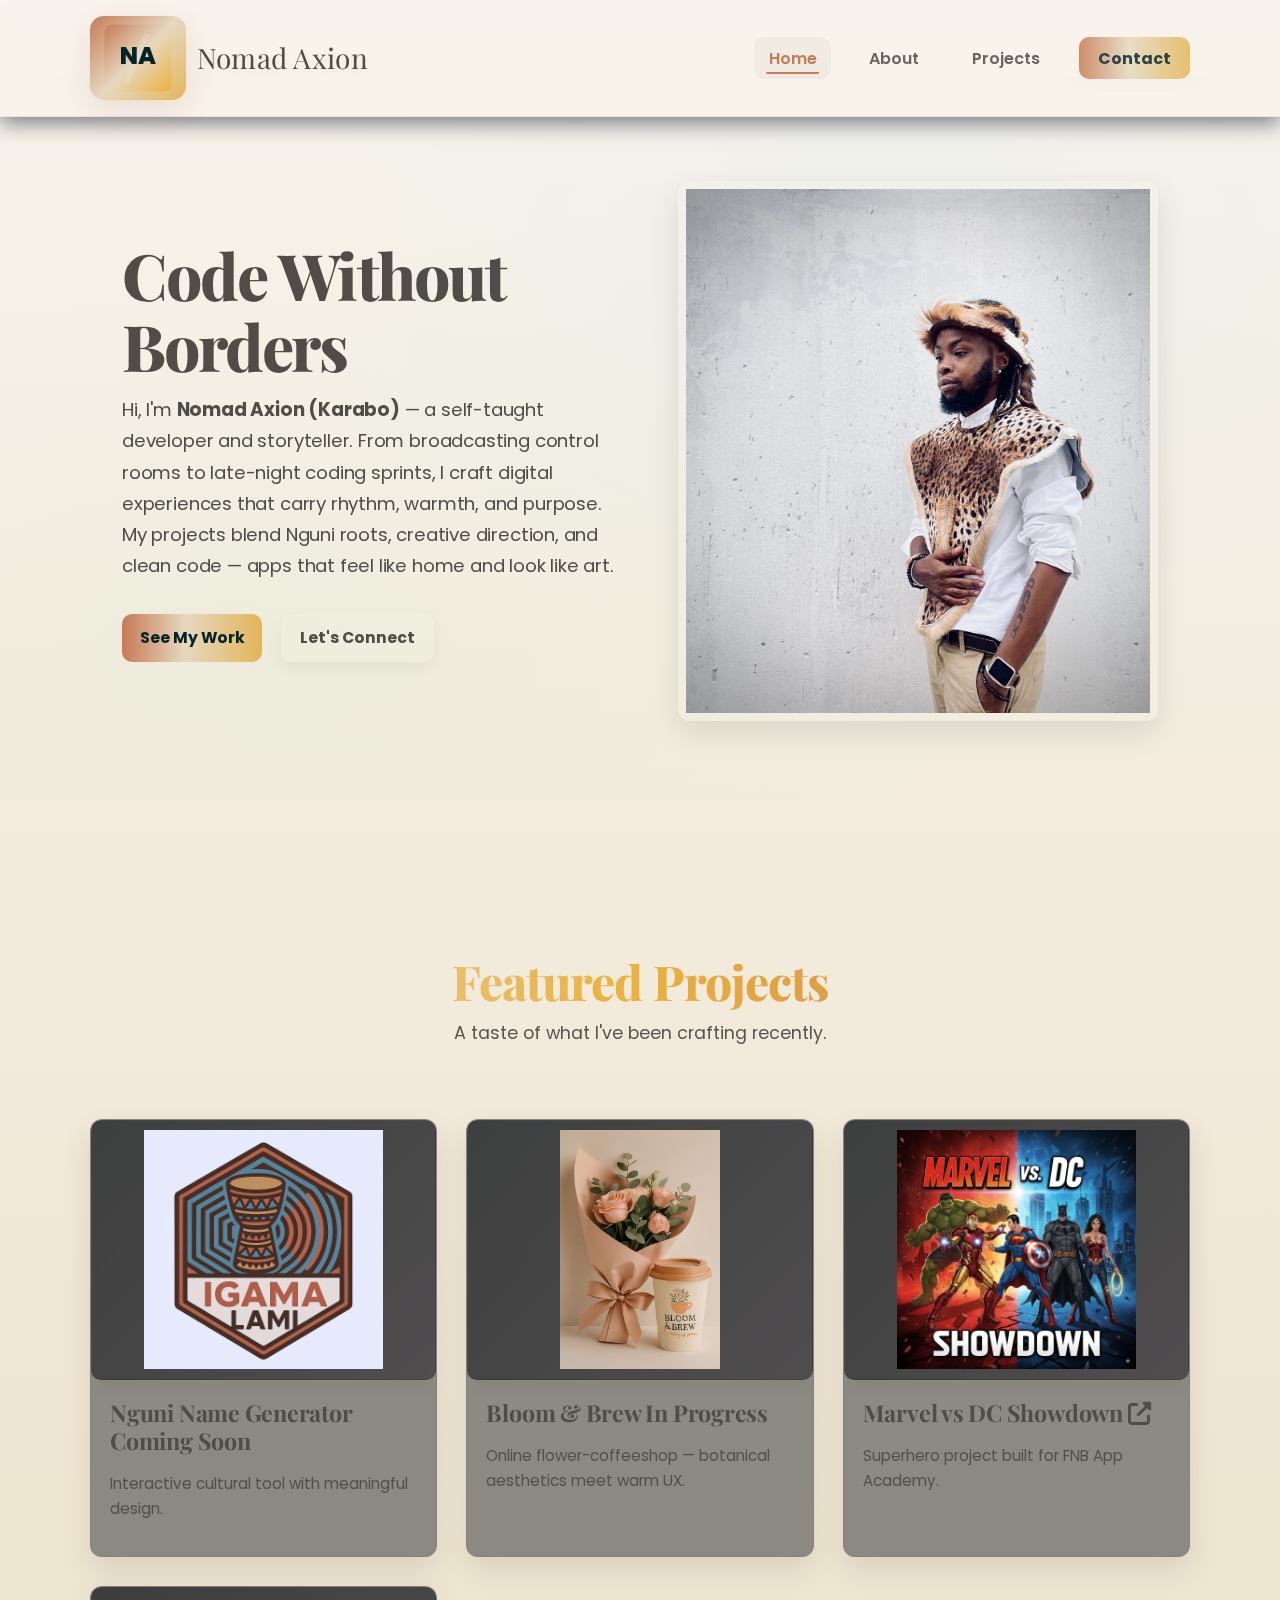
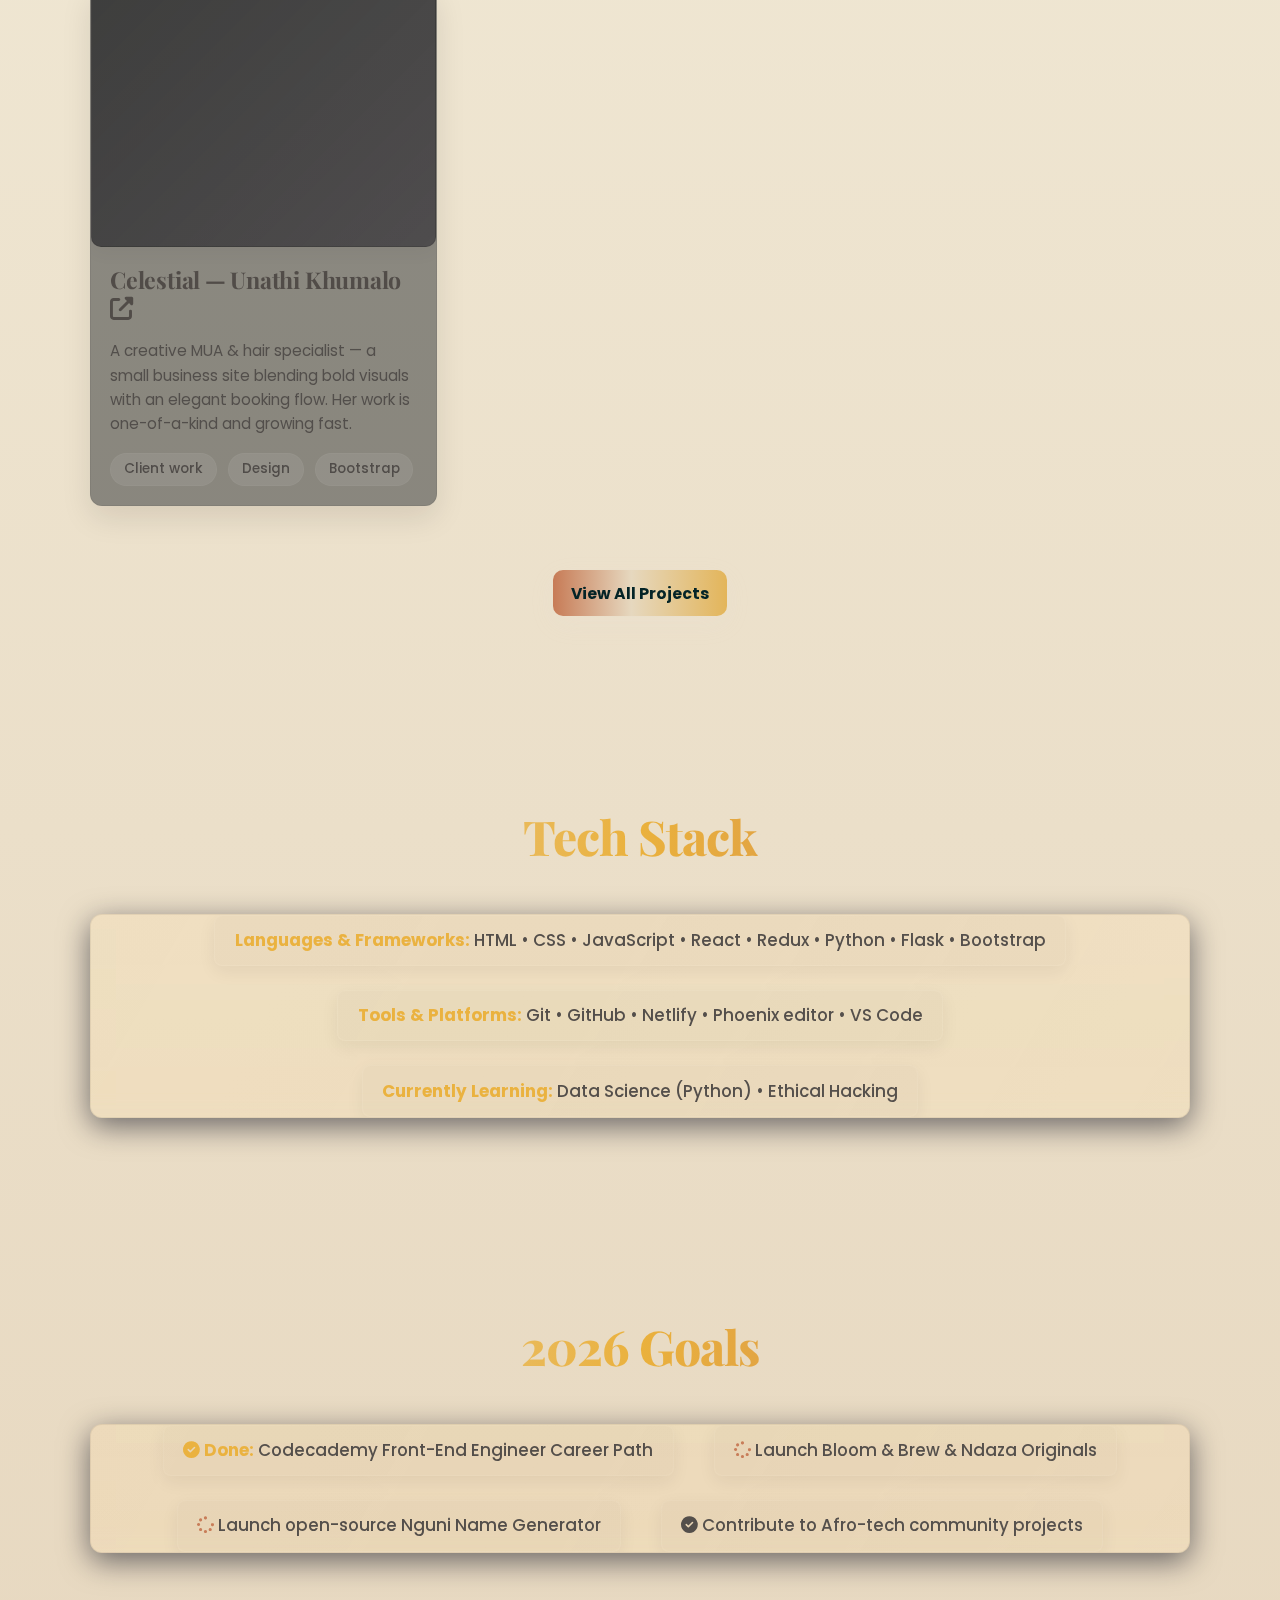
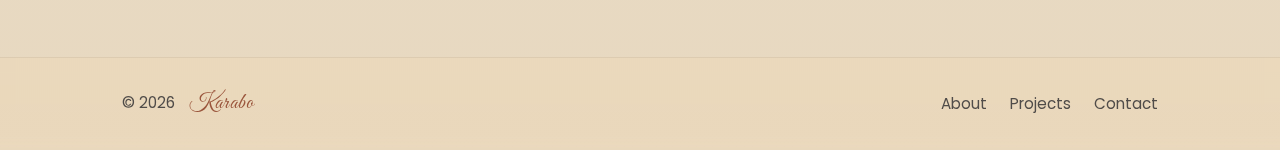
<file: index.html>
<!DOCTYPE html>
<html lang="en">
<head>
  <meta charset="utf-8" />
  <meta name="viewport" content="width=device-width,initial-scale=1" />
  <title>Nomad Axion — Portfolio</title>
  <link href="https://fonts.googleapis.com/css2?family=Inter:wght@300;400;600;800&family=Merriweather:wght@300;700&display=swap" rel="stylesheet">
  <link href="https://fonts.googleapis.com/css2?family=Great+Vibes&display=swap" rel="stylesheet">
  <link href="https://fonts.googleapis.com/css2?family=Poppins:wght@300;400;500;700&family=Playfair+Display:wght@400;700&display=swap" rel="stylesheet">
  <!-- Abril Fatface removed (not used); keep fonts lean -->
  <link rel="stylesheet" href="css/style.css">
  <link rel="stylesheet" href="https://cdnjs.cloudflare.com/ajax/libs/font-awesome/6.4.0/css/all.min.css">
</head>
<body>
  <!-- HEADER -->
  <header class="site-header">
    <div class="container header-inner">
      <a class="brand" href="index.html" aria-label="Nomad Axion — Home">
        <span class="brand__logo" aria-hidden="true">
          <svg viewBox="0 0 100 100" role="img" focusable="false" xmlns="http://www.w3.org/2000/svg" aria-hidden="true">
            <defs>
              <linearGradient id="g1" x1="0%" y1="0%" x2="100%" y2="100%">
                <stop offset="0%" stop-color="#c77b56"/>
                <stop offset="50%" stop-color="#e6d8bf"/>
                <stop offset="100%" stop-color="#eab13d"/>
              </linearGradient>
            </defs>
            <rect x="2" y="2" width="96" height="96" rx="12" fill="url(#g1)" />
            <!-- Slash mark -->
            <rect x="44" y="12" width="8" height="76" rx="3" transform="rotate(22 48 50)" fill="rgba(255,255,255,0.12)" />
            <!-- Letters (using system font for crispness) -->
            <text x="50%" y="58%" text-anchor="middle" font-family="Poppins, system-ui, -apple-system, 'Segoe UI', Roboto, sans-serif" font-weight="800" font-size="34" fill="#052427">NA</text>
          </svg>
        </span>
        <span class="brand__text">Nomad Axion</span>
      </a>
      <button class="nav-toggle" aria-expanded="false" aria-controls="mainNav">
        <span class="hamburger"></span>
      </button>
      <nav id="mainNav" class="nav" role="navigation" aria-label="Main Navigation">
        <ul class="nav__list">
          <li><a href="index.html" class="nav__link active">Home</a></li>
          <li><a href="about.html" class="nav__link">About</a></li>
          <li><a href="projects.html" class="nav__link">Projects</a></li>
          <li><a href="contact.html" class="nav__link nav__cta">Contact</a></li>
        </ul>
      </nav>
    </div>
  </header>

  <!-- HERO -->
  <section class="hero">
    <div class="container hero-inner">
      <div class="hero-content">
  <h1>Code Without Borders</h1>
  <p class="lead">Hi, I'm <strong>Nomad Axion (Karabo)</strong> — a self-taught developer and storyteller. From broadcasting control rooms to late-night coding sprints, I craft digital experiences that carry rhythm, warmth, and purpose. My projects blend Nguni roots, creative direction, and clean code — apps that feel like home and look like art.</p>
        <div class="hero-cta">
          <a href="projects.html" class="btn btn-primary">See My Work</a>
          <a href="contact.html" class="btn btn-alt">Let's Connect</a>
        </div>
      </div>
      <div class="hero-image-placeholder image-container hero-image">
        <img src="images/IMG_3991.webp" alt="Karabo (Nomad Axion) — profile photo" class="profile-illustration" width="800" height="800" loading="lazy" decoding="async">
      </div>
    </div>
  </section>

  <!-- FEATURED PROJECTS -->
  <section class="container featured section-gap">
    <header class="section-header">
      <h2>Featured Projects</h2>
      <p class="muted">A taste of what I've been crafting recently.</p>
    </header>
    <div class="project-tiles">

      <article class="project-tile">
        <a href="projects.html#nguni-generator" class="tile-link coming-soon">
          <div class="tile-media">
            <img src="images/igama_lami_logo.png" alt="Nguni Name Generator logo" class="project-img" width="600" height="600" loading="lazy" decoding="async">
          </div>
          <div class="tile-body">
            <h3>Nguni Name Generator <span class="badge">Coming Soon</span></h3>
            <p class="muted">Interactive cultural tool with meaningful design.</p>
          </div>
        </a>
      </article>

      <article class="project-tile">
        <a href="projects.html#bloom-and-brew" class="tile-link">
          <div class="tile-media">
            <img src="images/background cup image.JPG" alt="Bloom &amp; Brew — flower and coffee shop" height="600" width="600" loading="lazy" decoding="async">
          </div>
          <div class="tile-body">
            <h3>Bloom &amp; Brew <span class="badge badge--progress">In Progress</span></h3>
            <p class="muted">Online flower-coffeeshop — botanical aesthetics meet warm UX.</p>
          </div>
        </a>
      </article>

      <article class="project-tile">
  <a href="https://github.com/NomadAxion/Marvel-vs-DC-villain-showdown" target="_blank" rel="noopener noreferrer" class="tile-link">
          <div class="tile-media">
            <img src="images/marvelvsdc.png" alt="Marvel vs DC project screenshot" class="project-img" width="600" height="600" loading="lazy" decoding="async">
          </div>
          <div class="tile-body">
            <h3>Marvel vs DC Showdown <i class="fas fa-external-link-alt external-icon"></i></h3>
            <p class="muted">Superhero project built for FNB App Academy.</p>
          </div>
        </a>
      </article>

      <article class="project-tile">
  <a href="https://celestialbyunathikhumalo.netlify.app/" target="_blank" rel="noopener noreferrer" class="tile-link">
          <div class="tile-media">
            <img src="images/celestial logo.webp" alt="Celestial by Unathi Khumalo" class="project-img" width="600" height="600" loading="lazy" decoding="async">
          </div>
          <div class="tile-body">
            <h3>Celestial — Unathi Khumalo <i class="fas fa-external-link-alt external-icon"></i></h3>
            <p class="muted">A creative MUA &amp; hair specialist — a small business site blending bold visuals with an elegant booking flow. Her work is one-of-a-kind and growing fast.</p>
            <div class="tile-tags"><span>Client work</span><span>Design</span><span>Bootstrap</span></div>
          </div>
        </a>
      </article>

    </div>
    <div class="center">
      <a href="projects.html" class="btn btn-primary">View All Projects</a>
    </div>
  </section>

  <!-- TECH STACK -->
  <section class="container tech-stack section-gap">
    <header class="section-header">
      <h2>Tech Stack</h2>
    </header>
    <ul class="skill-list glass-card">
      <li><strong>Languages &amp; Frameworks:</strong> HTML • CSS • JavaScript • React • Redux • Python • Flask • Bootstrap</li>
      <li><strong>Tools &amp; Platforms:</strong> Git • GitHub • Netlify • Phoenix editor • VS Code</li>
      <li><strong>Currently Learning:</strong> Data Science (Python) • Ethical Hacking</li>
    </ul>
  </section>

  <!-- GOALS -->
  <section class="container goals section-gap">
    <header class="section-header">
      <h2>2026 Goals</h2>
    </header>
    <ul class="skill-list glass-card">
      <li><i class="fas fa-check-circle" style="color:var(--accent-2)"></i> <strong style="color:var(--accent-2)">Done:</strong> Codecademy Front-End Engineer Career Path</li>
      <li><i class="fas fa-spinner fa-spin" style="color:var(--accent)"></i> Launch Bloom &amp; Brew &amp; Ndaza Originals</li>
      <li><i class="fas fa-spinner fa-spin" style="color:var(--accent)"></i> Launch open-source Nguni Name Generator</li>
      <li><i class="fas fa-check-circle"></i> Contribute to Afro-tech community projects</li>
    </ul>
  </section>

  <!-- FOOTER -->
  <footer class="site-footer">
    <div class="container footer-inner">
      <div>
        © <span id="yearIndex"></span>
        <span class="signature">Karabo</span>
      </div>
      <nav class="footer-nav">
        <a href="about.html">About</a>
        <a href="projects.html">Projects</a>
        <a href="contact.html">Contact</a>
      </nav>
    </div>
  </footer>

  <script src="js/scripts.js"></script>
  <script>
    document.addEventListener('DOMContentLoaded', function() {
      document.getElementById('yearIndex').textContent = (new Date()).getFullYear();
    });
  </script>
</body>
</html>
</file>
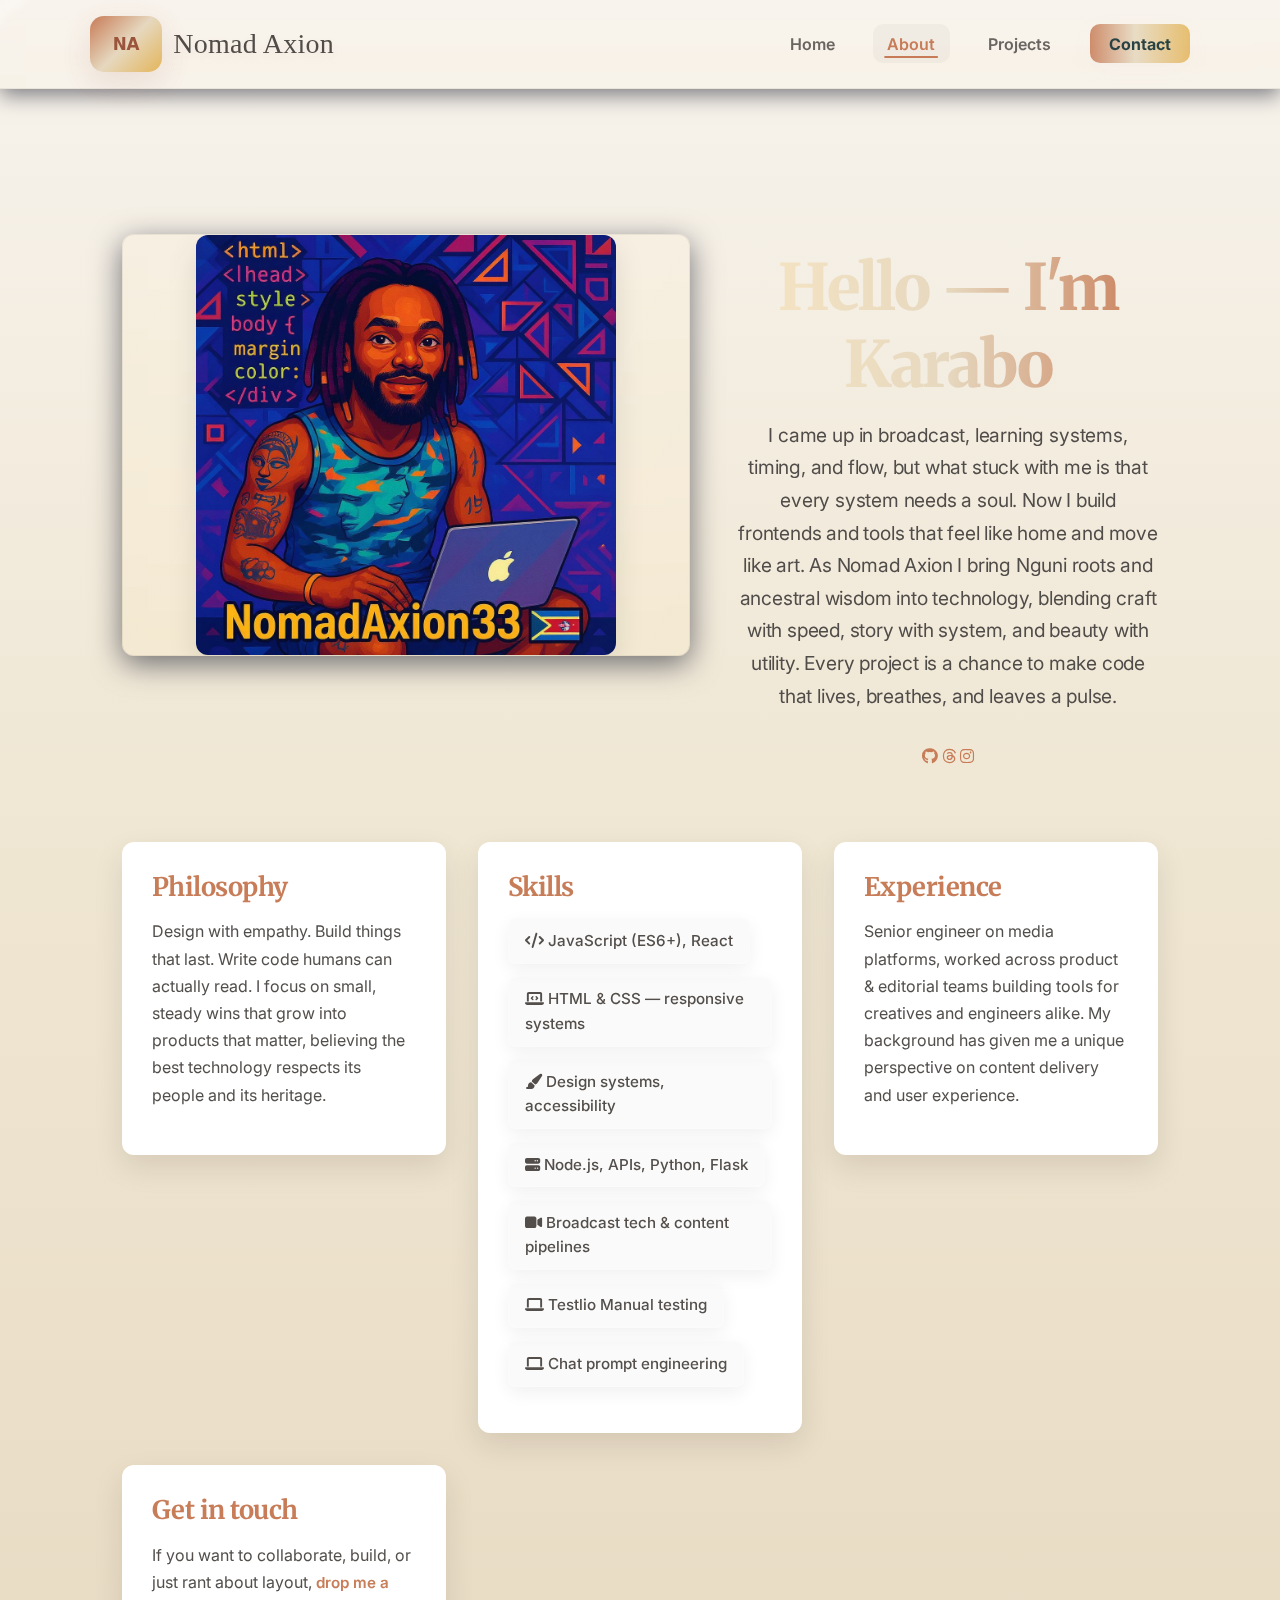
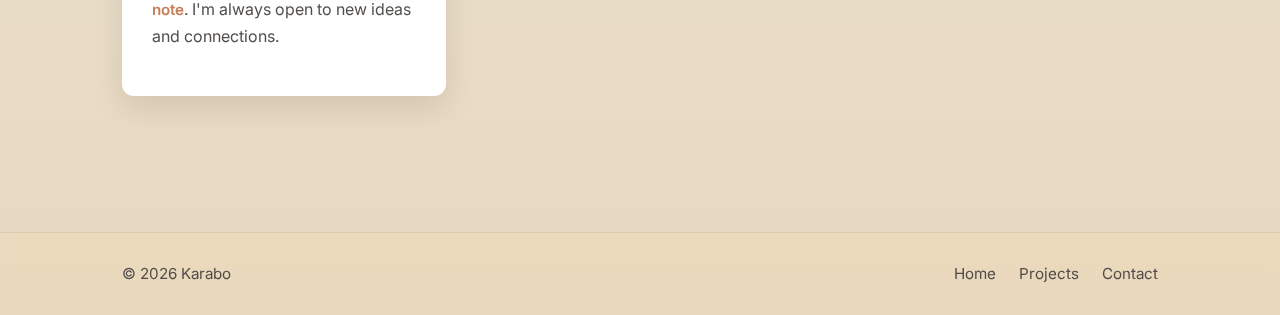
<file: about.html>
<!DOCTYPE html>
<html lang="en">
<head>
  <meta charset="utf-8" />
  <meta name="viewport" content="width=device-width,initial-scale=1" />
  <title>About — Nomad Axion (Karabo)</title>
  <link href="https://fonts.googleapis.com/css2?family=Inter:wght@300;400;600;800&family=Merriweather:wght@300;700&display=swap" rel="stylesheet">
  <link rel="stylesheet" href="https://cdnjs.cloudflare.com/ajax/libs/font-awesome/6.4.0/css/all.min.css">
  <link rel="stylesheet" href="css/style.css">
</head>
<body>
  <header class="site-header">
    <div class="container header-inner">
      <a class="brand" href="index.html"><span class="brand__logo">NA</span><span class="brand__text">Nomad Axion</span></a>
     <button class="nav-toggle" aria-expanded="false" aria-controls="mainNav">
  <span class="hamburger"></span>
</button>
      <nav id="mainNav" class="nav">
        <ul class="nav__list">
          <li><a href="index.html" class="nav__link">Home</a></li>
          <li><a href="about.html" class="nav__link active">About</a></li>
          <li><a href="projects.html" class="nav__link">Projects</a></li>
          <li><a href="contact.html" class="nav__link nav__cta">Contact</a></li>
        </ul>
      </nav>
    </div>
  </header>

  <main class="container about-page section-gap">
    <section class="about-intro">
      <div class="about-hero-grid">
        <div class="about-profile-photo glass-card">
          <img src="images/image%20(87).png" alt="Karabo - Nomad Axion" class="profile-lg">
        </div>
        <div class="about-intro-content">
          <h1>Hello — I'm Karabo</h1>
          <p class="lead">I came up in broadcast, learning systems, timing, and flow, but what stuck with me is that every system needs a soul. Now I build frontends and tools that feel like home and move like art. As Nomad Axion I bring Nguni roots and ancestral wisdom into technology, blending craft with speed, story with system, and beauty with utility. Every project is a chance to make code that lives, breathes, and leaves a pulse.</p>
          <div class="social-links">
            <a href="https://github.com/NomadAxion" target="_blank" aria-label="GitHub"><i class="fab fa-github"></i></a>
            <a href="https://threads.net/@NomadAxion" target="_blank" aria-label="Threads"><i class="fab fa-threads"></i></a>
            <a href="https://instagram.com/NomadAxion" target="_blank" aria-label="Instagram"><i class="fab fa-instagram"></i></a>
          </div>
        </div>
      </div>
    </section>

    <section class="about-grid section-gap-sm">
      <div class="about-card glass-card">
        <h2>Philosophy</h2>
        <p>Design with empathy. Build things that last. Write code humans can actually read. I focus on small, steady wins that grow into products that matter, believing the best technology respects its people and its heritage.</p>
      </div>

      <div class="about-card glass-card">
        <h2>Skills</h2>
        <ul class="skill-list">
          <li><i class="fas fa-code"></i> JavaScript (ES6+), React</li>
          <li><i class="fas fa-laptop-code"></i> HTML &amp; CSS — responsive systems</li>
          <li><i class="fas fa-paint-brush"></i> Design systems, accessibility</li>
          <li><i class="fas fa-server"></i> Node.js, APIs, Python, Flask</li>
          <li><i class="fas fa-video"></i> Broadcast tech & content pipelines</li>
          <li><i class="fas fa-laptop"></i> Testlio Manual testing</li>
          <li><i class="fas fa-laptop"></i> Chat prompt engineering</li>
        </ul>
      </div>

      <div class="about-card glass-card">
        <h2>Experience</h2>
        <p>Senior engineer on media platforms, worked across product & editorial teams building tools for creatives and engineers alike. My background has given me a unique perspective on content delivery and user experience.</p>
      </div>

      <div class="about-card glass-card">
        <h2>Get in touch</h2>
        <p>If you want to collaborate, build, or just rant about layout, <a href="contact.html" class="link-sm">drop me a note</a>. I'm always open to new ideas and connections.</p>
      </div>
    </section>
  </main>

  <footer class="site-footer">
    <div class="container footer-inner">
      <div>© <span id="yearAbout"></span> Karabo</div>
      <nav class="footer-nav">
        <a href="index.html">Home</a>
        <a href="projects.html">Projects</a>
        <a href="contact.html">Contact</a>
      </nav>
    </div>
  </footer>

  <script src="js/scripts.js"></script>
  <script>
    document.addEventListener('DOMContentLoaded', function() {
      document.getElementById('yearAbout').textContent = (new Date()).getFullYear();
    });
  </script>
</body>
</html>
</file>
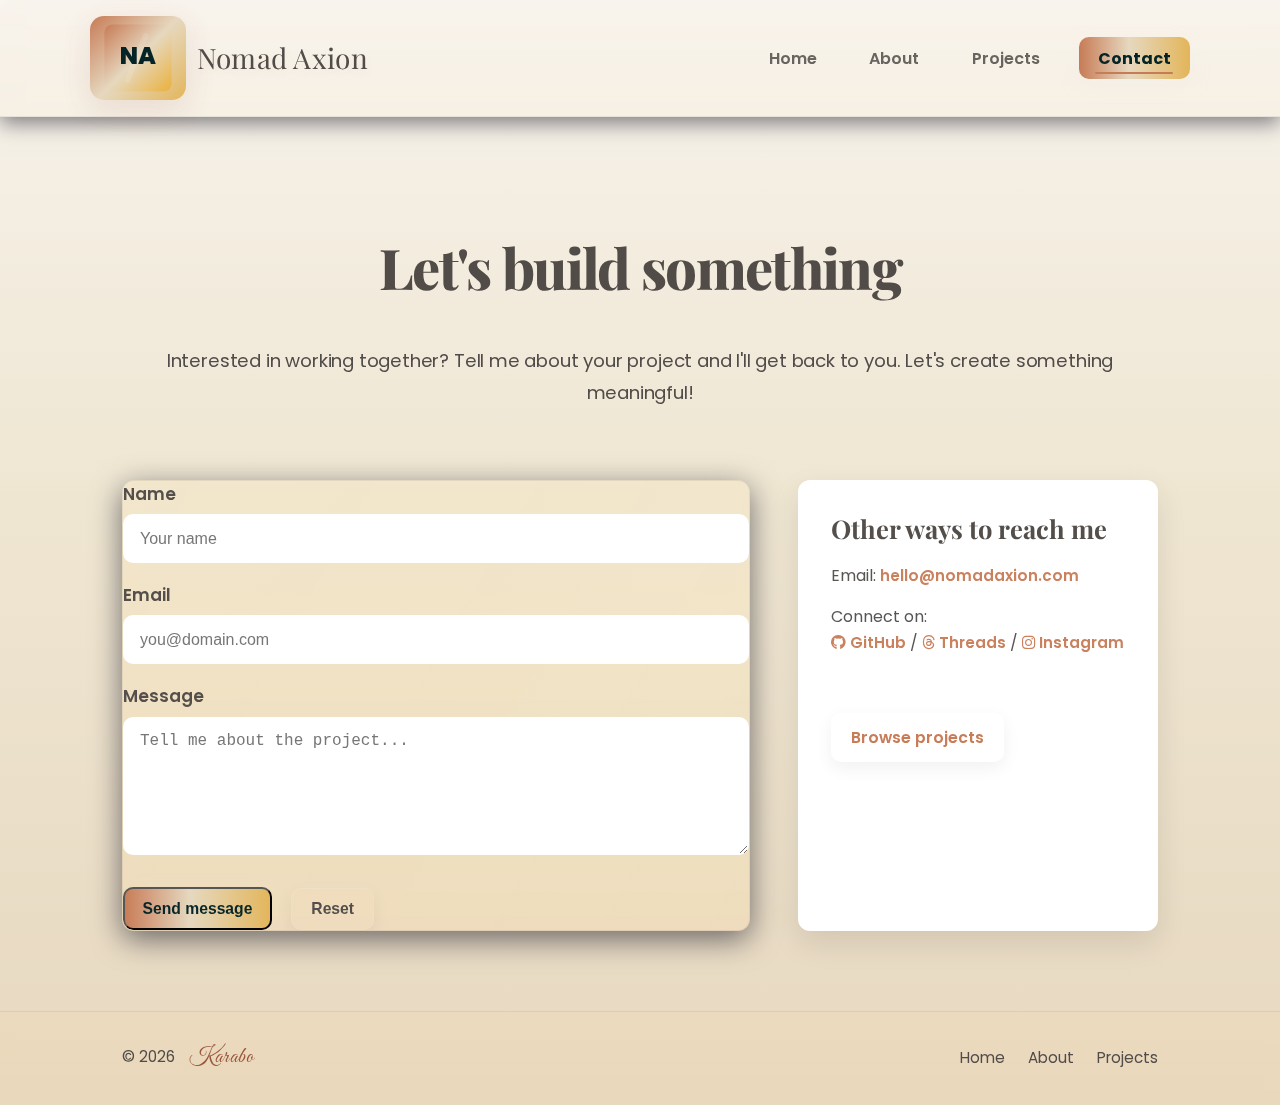
<file: contact.html>
<!DOCTYPE html>
<html lang="en">
<head>
  <meta charset="utf-8" />
  <meta name="viewport" content="width=device-width,initial-scale=1" />
  <title>Contact — Nomad Axion</title>
  <link href="https://fonts.googleapis.com/css2?family=Inter:wght@300;400;600;800&family=Merriweather:wght@300;700&display=swap" rel="stylesheet">
  <link href="https://fonts.googleapis.com/css2?family=Great+Vibes&display=swap" rel="stylesheet">
  <link href="https://fonts.googleapis.com/css2?family=Poppins:wght@300;400;500;700&family=Playfair+Display:wght@400;700&display=swap" rel="stylesheet">
  <link rel="stylesheet" href="https://cdnjs.cloudflare.com/ajax/libs/font-awesome/6.4.0/css/all.min.css">
  <link rel="stylesheet" href="css/style.css">
</head>
<body>
  <header class="site-header">
    <div class="container header-inner">
      <a class="brand" href="index.html" aria-label="Nomad Axion — Home">
        <span class="brand__logo" aria-hidden="true">
          <svg viewBox="0 0 100 100" role="img" focusable="false" xmlns="http://www.w3.org/2000/svg" aria-hidden="true">
            <defs>
              <linearGradient id="g1" x1="0%" y1="0%" x2="100%" y2="100%">
                <stop offset="0%" stop-color="#c77b56"/>
                <stop offset="50%" stop-color="#e6d8bf"/>
                <stop offset="100%" stop-color="#eab13d"/>
              </linearGradient>
            </defs>
            <rect x="2" y="2" width="96" height="96" rx="12" fill="url(#g1)" />
            <rect x="44" y="12" width="8" height="76" rx="3" transform="rotate(22 48 50)" fill="rgba(255,255,255,0.12)" />
            <text x="50%" y="58%" text-anchor="middle" font-family="Poppins, system-ui, -apple-system, 'Segoe UI', Roboto, sans-serif" font-weight="800" font-size="34" fill="#052427">NA</text>
          </svg>
        </span>
        <span class="brand__text">Nomad Axion</span>
      </a>
     <button class="nav-toggle" aria-expanded="false" aria-controls="mainNav">
  <span class="hamburger"></span>
</button>
  <nav id="mainNav" class="nav" role="navigation" aria-label="Main Navigation">
        <ul class="nav__list">
          <li><a href="index.html" class="nav__link">Home</a></li>
          <li><a href="about.html" class="nav__link">About</a></li>
          <li><a href="projects.html" class="nav__link">Projects</a></li>
          <li><a href="contact.html" class="nav__link active nav__cta">Contact</a></li>
        </ul>
      </nav>
    </div>
  </header>

  <main class="container contact-page section-gap">
    <header class="section-header">
      <h1>Let's build something</h1>
      <p class="lead">Interested in working together? Tell me about your project and I'll get back to you. Let's create something meaningful!</p>
    </header>

    <section class="contact-grid">
      <form id="contactForm" class="contact-form glass-card" novalidate>
        <label for="name">
          <span>Name</span>
          <input type="text" name="name" id="name" required placeholder="Your name">
        </label>

        <label for="email">
          <span>Email</span>
          <input type="email" name="email" id="email" required placeholder="you@domain.com">
        </label>

        <label for="message">
          <span>Message</span>
          <textarea name="message" id="message" rows="6" required placeholder="Tell me about the project..."></textarea>
        </label>

        <div class="form-actions">
          <button type="submit" class="btn btn-primary">Send message</button>
          <button type="reset" class="btn btn-ghost">Reset</button>
        </div>
      </form>

      <aside class="contact-info glass-card">
        <h3>Other ways to reach me</h3>
  <p class="muted">Email: <a href="mailto:hello@nomadaxion.com" class="link-sm">hello@nomadaxion.com</a></p>
        <p class="muted">Connect on: <br>
          <a href="https://github.com/NomadAxion" target="_blank" rel="noopener noreferrer" class="link-sm"><i class="fab fa-github"></i> GitHub</a> /
          <a href="https://threads.net/@NomadAxion" target="_blank" rel="noopener noreferrer" class="link-sm"><i class="fab fa-threads"></i> Threads</a> /
          <a href="https://instagram.com/NomadAxion" target="_blank" rel="noopener noreferrer" class="link-sm"><i class="fab fa-instagram"></i> Instagram</a>
        </p>

        <div class="mini-cta">
          <a href="projects.html" class="btn btn-ghost">Browse projects</a>
        </div>
      </aside>
    </section>
  </main>

  <footer class="site-footer">
    <div class="container footer-inner">
      <div>
        © <span id="yearContact"></span>
        <span class="signature">Karabo</span>
      </div>
      <nav class="footer-nav">
        <a href="index.html">Home</a>
        <a href="about.html">About</a>
        <a href="projects.html">Projects</a>
      </nav>
    </div>
  </footer>

  <script src="js/scripts.js"></script>
  <script>
    document.addEventListener('DOMContentLoaded', function() {
      document.getElementById('yearContact').textContent = (new Date()).getFullYear();
    });
  </script>
</body>
</html>
</file>
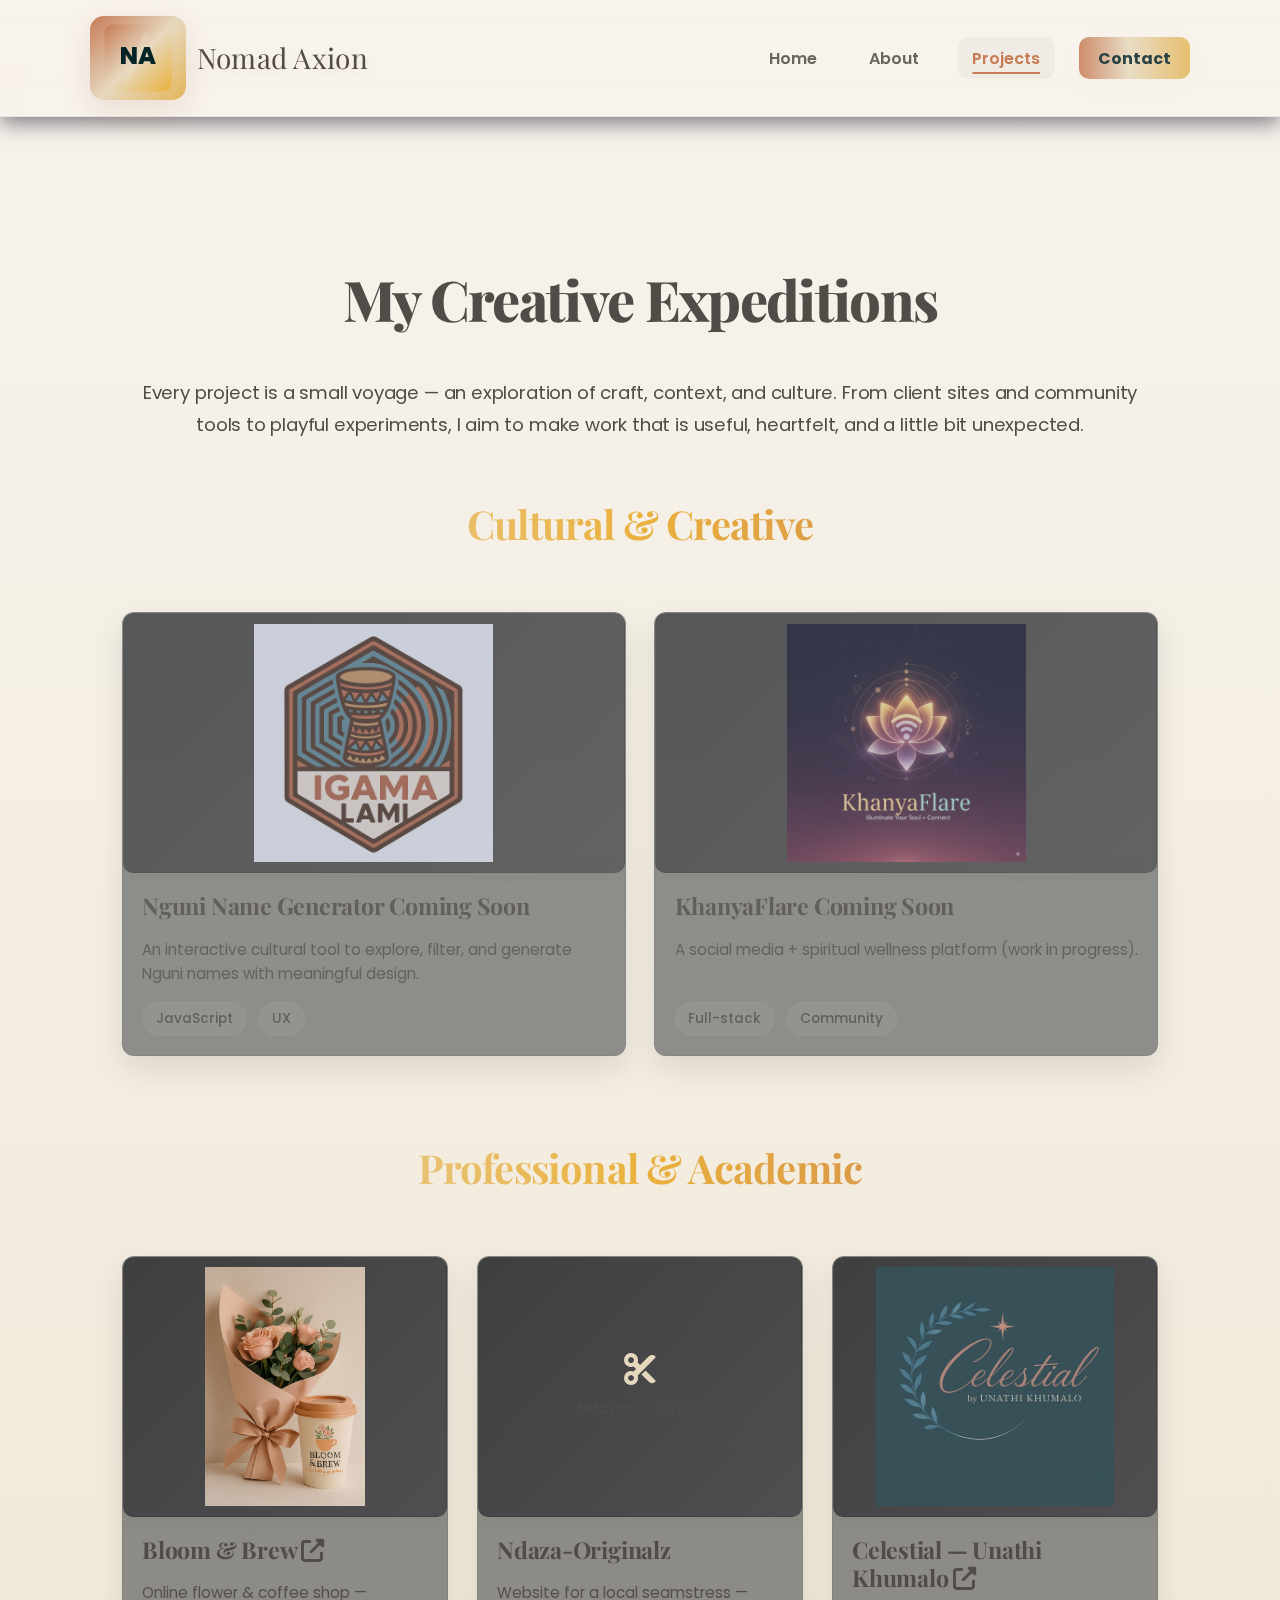
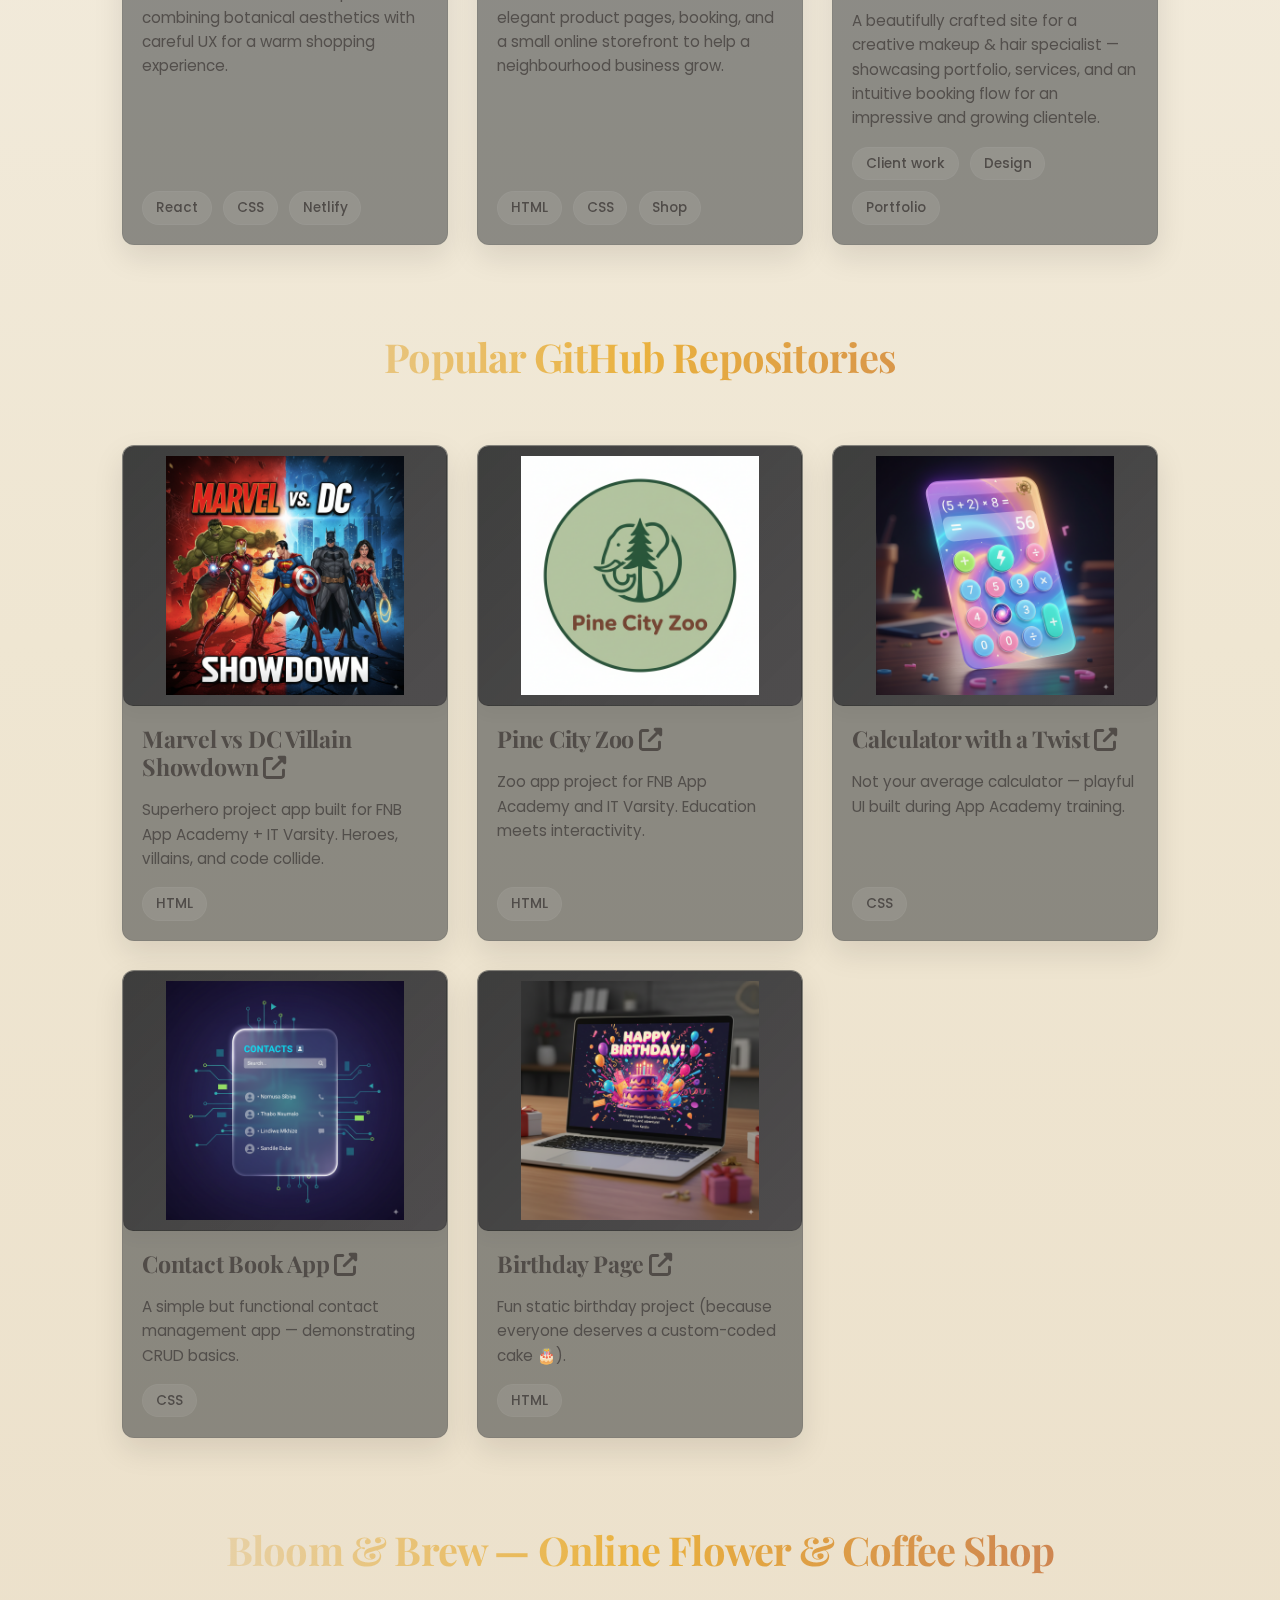
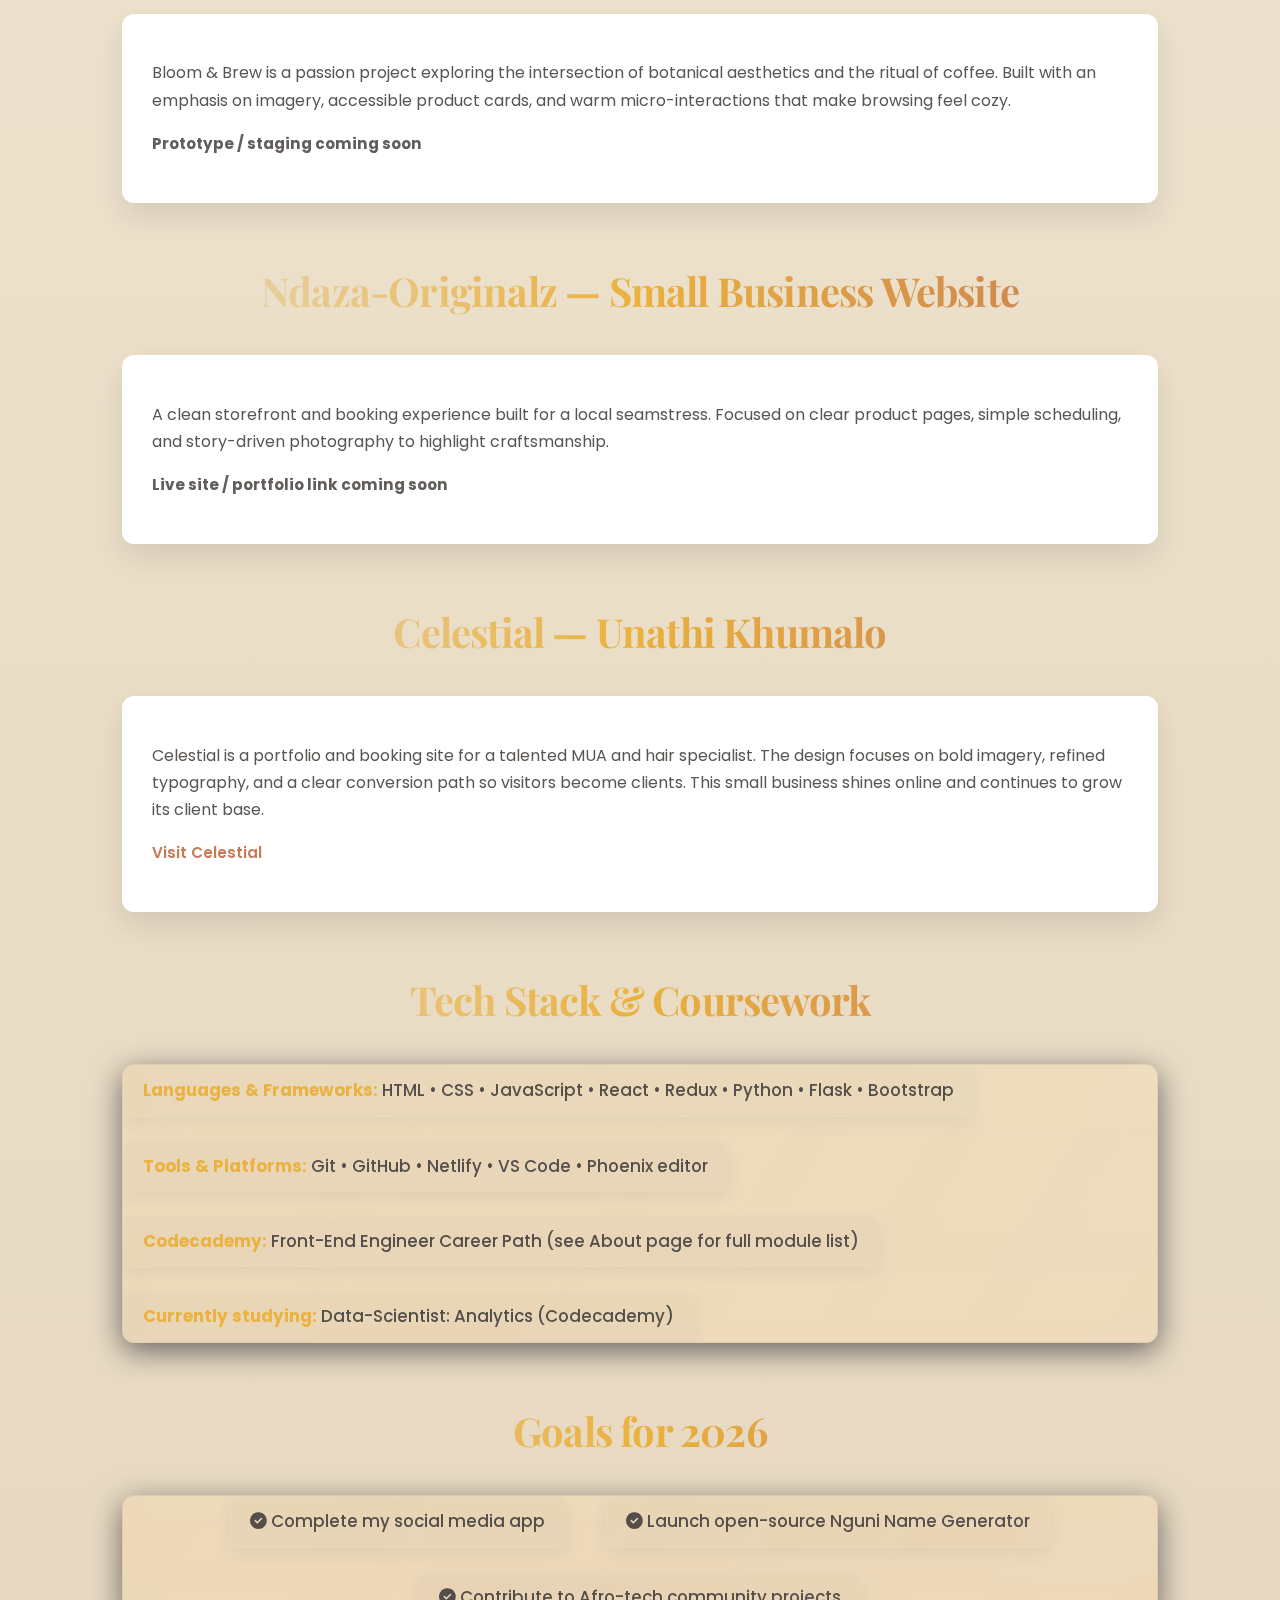
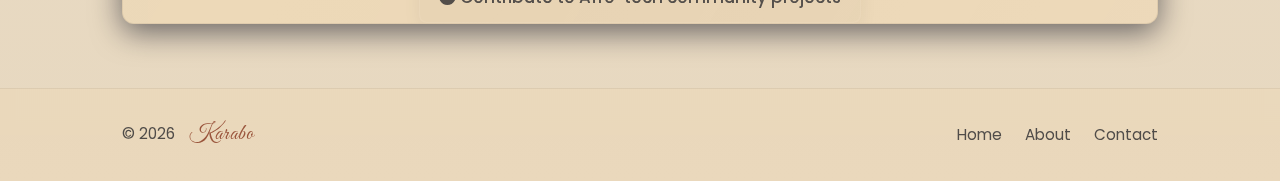
<file: projects.html>
<!DOCTYPE html>
<html lang="en">
<head>
  <meta charset="utf-8" />
  <meta name="viewport" content="width=device-width,initial-scale=1" />
  <title>Projects — Nomad Axion</title>
  <link href="https://fonts.googleapis.com/css2?family=Inter:wght@300;400;600;800&family=Merriweather:wght@300;700&display=swap" rel="stylesheet">
  <link href="https://fonts.googleapis.com/css2?family=Great+Vibes&display=swap" rel="stylesheet">
  <link href="https://fonts.googleapis.com/css2?family=Poppins:wght@300;400;500;700&family=Playfair+Display:wght@400;700&display=swap" rel="stylesheet">
  <link rel="stylesheet" href="https://cdnjs.cloudflare.com/ajax/libs/font-awesome/6.4.0/css/all.min.css">
  <link rel="stylesheet" href="css/style.css">
</head>
<body>
  <header class="site-header">
    <div class="container header-inner">
      <a class="brand" href="index.html" aria-label="Nomad Axion — Home">
        <span class="brand__logo" aria-hidden="true">
          <svg viewBox="0 0 100 100" role="img" focusable="false" xmlns="http://www.w3.org/2000/svg" aria-hidden="true">
            <defs>
              <linearGradient id="g1" x1="0%" y1="0%" x2="100%" y2="100%">
                <stop offset="0%" stop-color="#c77b56"/>
                <stop offset="50%" stop-color="#e6d8bf"/>
                <stop offset="100%" stop-color="#eab13d"/>
              </linearGradient>
            </defs>
            <rect x="2" y="2" width="96" height="96" rx="12" fill="url(#g1)" />
            <rect x="44" y="12" width="8" height="76" rx="3" transform="rotate(22 48 50)" fill="rgba(255,255,255,0.12)" />
            <text x="50%" y="58%" text-anchor="middle" font-family="Poppins, system-ui, -apple-system, 'Segoe UI', Roboto, sans-serif" font-weight="800" font-size="34" fill="#052427">NA</text>
          </svg>
        </span>
        <span class="brand__text">Nomad Axion</span>
      </a>
      <button class="nav-toggle" aria-expanded="false" aria-controls="mainNav">
  <span class="hamburger"></span>
</button>
  <nav id="mainNav" class="nav" role="navigation" aria-label="Main Navigation">
        <ul class="nav__list">
          <li><a href="index.html" class="nav__link">Home</a></li>
          <li><a href="about.html" class="nav__link">About</a></li>
          <li><a href="projects.html" class="nav__link active">Projects</a></li>
          <li><a href="contact.html" class="nav__link nav__cta">Contact</a></li>
        </ul>
      </nav>
    </div>
  </header>

  <main class="container projects-page section-gap">
    <header class="section-header">
      <h1>My Creative Expeditions</h1>
      <p class="lead">Every project is a small voyage — an exploration of craft, context, and culture. From client sites and community tools to playful experiments, I aim to make work that is useful, heartfelt, and a little bit unexpected.</p>
    </header>

    <!-- Cultural & Creative -->
    <section class="project-section section-gap-sm">
      <h2>Cultural & Creative</h2>
      <div class="project-tiles">

        <article class="project-tile" id="nguni-generator">
          <a href="#" class="tile-link coming-soon is-disabled" aria-disabled="true" tabindex="-1">
            <div class="tile-media">
              <img src="images/igama_lami_logo.png" alt="Nguni Name Generator">
            </div>
            <div class="tile-body">
              <h3>Nguni Name Generator <span class="badge">Coming Soon</span></h3>
              <p class="muted">An interactive cultural tool to explore, filter, and generate Nguni names with meaningful design.</p>
              <div class="tile-tags"><span>JavaScript</span><span>UX</span></div>
            </div>
          </a>
        </article>

        <article class="project-tile" id="khanyaflare">
          <a href="#" class="tile-link coming-soon is-disabled" aria-disabled="true" tabindex="-1">
            <div class="tile-media">
              <img src="images/khanyaflare.png" alt="KhanyaFlare">
            </div>
            <div class="tile-body">
              <h3>KhanyaFlare <span class="badge">Coming Soon</span></h3>
              <p class="muted">A social media + spiritual wellness platform (work in progress).</p>
              <div class="tile-tags"><span>Full-stack</span><span>Community</span></div>
            </div>
          </a>
        </article>

      </div>
    </section>

    <!-- Professional & Academic -->
    <section class="project-section section-gap-sm">
      <h2>Professional & Academic</h2>
      <div class="project-tiles">

        <article class="project-tile">
          <a href="projects.html#bloom-and-brew" class="tile-link">
            <div class="tile-media">
              <img src="images/background cup image.JPG" alt="Bloom &amp; Brew — flower and coffee shop" loading="lazy" decoding="async">
            </div>
            <div class="tile-body">
              <h3>Bloom &amp; Brew <i class="fas fa-external-link-alt external-icon" aria-hidden="true"></i></h3>
              <p class="muted">Online flower &amp; coffee shop — combining botanical aesthetics with careful UX for a warm shopping experience.</p>
              <div class="tile-tags"><span>React</span><span>CSS</span><span>Netlify</span></div>
            </div>
          </a>
        </article>

        <article class="project-tile">
          <a href="projects.html#ndaza-originalz" class="tile-link">
            <div class="tile-media tile-media--placeholder">
              <div class="tile-placeholder-inner">
                <i class="fas fa-scissors fa-2x" aria-hidden="true"></i>
                <span>Ndaza-Originalz</span>
              </div>
            </div>
            <div class="tile-body">
              <h3>Ndaza-Originalz</h3>
              <p class="muted">Website for a local seamstress — elegant product pages, booking, and a small online storefront to help a neighbourhood business grow.</p>
              <div class="tile-tags"><span>HTML</span><span>CSS</span><span>Shop</span></div>
            </div>
          </a>
        </article>

        <article class="project-tile">
          <a href="https://celestialbyunathikhumalo.netlify.app/" class="tile-link" target="_blank" rel="noopener noreferrer">
            <div class="tile-media">
              <img src="images/celestial logo.webp" alt="Celestial by Unathi Khumalo" loading="lazy" decoding="async">
            </div>
            <div class="tile-body">
              <h3>Celestial — Unathi Khumalo <i class="fas fa-external-link-alt external-icon" aria-hidden="true"></i></h3>
              <p class="muted">A beautifully crafted site for a creative makeup &amp; hair specialist — showcasing portfolio, services, and an intuitive booking flow for an impressive and growing clientele.</p>
              <div class="tile-tags"><span>Client work</span><span>Design</span><span>Portfolio</span></div>
            </div>
          </a>
        </article>

      </div>
    </section>

    <!-- Popular GitHub Repos -->
    <section class="project-section section-gap-sm">
      <h2>Popular GitHub Repositories</h2>
      <div class="project-tiles">

        <article class="project-tile">
          <a href="https://github.com/NomadAxion/Marvel-vs-DC-villain-showdown" class="tile-link" target="_blank" rel="noopener noreferrer">
            <div class="tile-media">
              <img src="images/marvelvsdc.png" alt="Marvel vs DC">
            </div>
            <div class="tile-body">
              <h3>Marvel vs DC Villain Showdown <i class="fas fa-external-link-alt external-icon"></i></h3>
              <p class="muted">Superhero project app built for FNB App Academy + IT Varsity. Heroes, villains, and code collide.</p>
              <div class="tile-tags"><span>HTML</span></div>
            </div>
          </a>
        </article>

        <article class="project-tile">
          <a href="https://github.com/NomadAxion/PineCityZoo" class="tile-link" target="_blank" rel="noopener noreferrer">
            <div class="tile-media">
              <img src="images/pinecityzoo.png" alt="Pine City Zoo">
            </div>
            <div class="tile-body">
              <h3>Pine City Zoo <i class="fas fa-external-link-alt external-icon"></i></h3>
              <p class="muted">Zoo app project for FNB App Academy and IT Varsity. Education meets interactivity.</p>
              <div class="tile-tags"><span>HTML</span></div>
            </div>
          </a>
        </article>

        <article class="project-tile">
          <a href="https://github.com/NomadAxion/Calculator-with-a-twist" class="tile-link" target="_blank" rel="noopener noreferrer">
            <div class="tile-media">
              <img src="images/calculator.png" alt="Calculator with a Twist">
            </div>
            <div class="tile-body">
              <h3>Calculator with a Twist <i class="fas fa-external-link-alt external-icon"></i></h3>
              <p class="muted">Not your average calculator — playful UI built during App Academy training.</p>
              <div class="tile-tags"><span>CSS</span></div>
            </div>
          </a>
        </article>

        <article class="project-tile">
          <a href="https://github.com/NomadAxion/ContactBookApp" class="tile-link" target="_blank" rel="noopener noreferrer">
            <div class="tile-media">
              <img src="images/contactbook.png" alt="Contact Book App">
            </div>
            <div class="tile-body">
              <h3>Contact Book App <i class="fas fa-external-link-alt external-icon"></i></h3>
              <p class="muted">A simple but functional contact management app — demonstrating CRUD basics.</p>
              <div class="tile-tags"><span>CSS</span></div>
            </div>
          </a>
        </article>

        <article class="project-tile">
          <a href="https://github.com/NomadAxion/birthday-page" class="tile-link" target="_blank" rel="noopener noreferrer">
            <div class="tile-media">
              <img src="images/happybirthday.png" alt="Birthday Page">
            </div>
            <div class="tile-body">
              <h3>Birthday Page <i class="fas fa-external-link-alt external-icon"></i></h3>
              <p class="muted">Fun static birthday project (because everyone deserves a custom-coded cake 🎂).</p>
              <div class="tile-tags"><span>HTML</span></div>
            </div>
          </a>
        </article>

      </div>
    </section>

    <!-- Detailed project sections -->
    <section id="bloom-and-brew" class="project-section section-gap-sm">
      <h2>Bloom &amp; Brew — Online Flower &amp; Coffee Shop</h2>
      <div class="about-card">
        <p class="muted">Bloom &amp; Brew is a passion project exploring the intersection of botanical aesthetics and the ritual of coffee. Built with an emphasis on imagery, accessible product cards, and warm micro-interactions that make browsing feel cozy.</p>
  <p><span class="link-sm disabled" aria-disabled="true">Prototype / staging coming soon</span></p>
      </div>
    </section>

    <section id="ndaza-originalz" class="project-section section-gap-sm">
      <h2>Ndaza-Originalz — Small Business Website</h2>
      <div class="about-card">
        <p class="muted">A clean storefront and booking experience built for a local seamstress. Focused on clear product pages, simple scheduling, and story-driven photography to highlight craftsmanship.</p>
  <p><span class="link-sm disabled" aria-disabled="true">Live site / portfolio link coming soon</span></p>
      </div>
    </section>

    <section id="celestial-unathi" class="project-section section-gap-sm">
      <h2>Celestial — Unathi Khumalo</h2>
      <div class="about-card">
        <p class="muted">Celestial is a portfolio and booking site for a talented MUA and hair specialist. The design focuses on bold imagery, refined typography, and a clear conversion path so visitors become clients. This small business shines online and continues to grow its client base.</p>
  <p><a href="https://celestialbyunathikhumalo.netlify.app/" target="_blank" rel="noopener noreferrer" class="link-sm">Visit Celestial</a></p>
      </div>
    </section>

    <!-- Tech Stack -->
    <section class="project-section section-gap-sm">
      <h2>Tech Stack & Coursework</h2>
      <ul class="skill-list glass-card" style="flex-direction:column;align-items:flex-start;">
        <li><strong>Languages &amp; Frameworks:</strong> HTML • CSS • JavaScript • React • Redux • Python • Flask • Bootstrap</li>
        <li><strong>Tools &amp; Platforms:</strong> Git • GitHub • Netlify • VS Code • Phoenix editor</li>
        <li><strong>Codecademy:</strong> Front-End Engineer Career Path (see About page for full module list)</li>
        <li><strong>Currently studying:</strong> Data-Scientist: Analytics (Codecademy)</li>
      </ul>
    </section>

    <!-- Goals -->
    <section class="project-section section-gap-sm">
      <h2>Goals for 2026</h2>
      <ul class="skill-list glass-card">
        <li><i class="fas fa-check-circle"></i> Complete my social media app</li>
        <li><i class="fas fa-check-circle"></i> Launch open-source Nguni Name Generator</li>
        <li><i class="fas fa-check-circle"></i> Contribute to Afro-tech community projects</li>
      </ul>
    </section>

  </main>

  <footer class="site-footer">
    <div class="container footer-inner">
      <div>
        © <span id="yearProjects"></span>
        <span class="signature">Karabo</span>
      </div>
      <nav class="footer-nav">
        <a href="index.html">Home</a>
        <a href="about.html">About</a>
        <a href="contact.html">Contact</a>
      </nav>
    </div>
  </footer>

  <script src="js/scripts.js"></script>
  <script>
    document.addEventListener('DOMContentLoaded', function() {
      document.getElementById('yearProjects').textContent = (new Date()).getFullYear();
    });
  </script>
</body>
</html>
</file>
<file: css/style.css>
/* style.css — refreshed, responsive, system-based styles */

/* Variables */
:root {
  /* Slightly darker light-warm background palette to pair with tan/gold accents */
  --bg: #e9dcc6; /* warm beige base (a bit darker than before) */
  --card: #ffffff; /* cards sit on a light surface */
  --muted: #504c49; /* warm muted brown */
  --text: #514c48; /* warm charcoal for readable text on light bg */
  /* lighter, warmer palette */
  --accent: #c77b56; /* lighter terracotta */
  --accent-2: #eab13d; /* warm gold */
  --accent-3: #e6d8bf; /* light tan / beige */
  --accent-4: #f7e5c3; /* pale gold highlight */
  --signature-color: #9a553c; /* darker warm hue for footer signature (Karabo) */
  --gradient-soft: linear-gradient(135deg, rgba(199,123,86,0.06), rgba(227,181,90,0.05));
  --gradient-button: linear-gradient(90deg, rgba(199,123,86,1) 0%, rgba(230,216,191,1) 45%, rgba(227,181,90,1) 100%);
  --glass: rgba(0,0,0,0.03);
  --glass-light: rgba(0,0,0,0.02);
  --glass-border: rgba(0,0,0,0.06);
  --radius: 12px;
  --max-width: 1100px;
  --container-padding: 1.5rem;
  --fs-base: 16px;
  --transition-fast: 0.2s ease-out;
  --transition-medium: 0.3s ease-in-out;
  --shadow-light: 0 6px 18px rgba(16,12,8,0.06);
  --shadow-medium: 0 12px 30px rgba(16,12,8,0.10);
  --shadow-accent: 0 8px 25px rgba(237, 230, 227, 0.1);
  /* overlay wash opacity (default subtle) - can be overridden with .overlay-strong on body */
  --overlay-opacity: 0.03;
  
  /* New variables for consistent image handling */
  --image-radius: var(--radius);
  --project-image-height: 200px;
  --hero-image-max-height: 600px;
}

/* Reset-ish */
*,
*::before,
*::after {
  box-sizing: border-box;
}
html {
  scroll-behavior: smooth;
}
body {
  margin: 0;
  /* Use Poppins as the site-wide creative sans for a playful but professional tone */
  font-family: "Poppins", "Inter", system-ui, -apple-system, "Segoe UI", Roboto, "Helvetica Neue", Arial, sans-serif;
  /* Light warm gradient background (tan / beige) */
  background: linear-gradient(180deg, #f7f3ed 0%, #efe6d2 45%, #e7d8c0 100%);
  color: var(--text);
  -webkit-font-smoothing: antialiased;
  -moz-osx-font-smoothing: grayscale;
  line-height: 1.6;
  font-size: var(--fs-base);
}

/* Personality & signature */
.signature {
  font-family: 'Great Vibes', cursive;
  font-size: 1.35rem;
  margin-left: 0.6rem;
  /* darker but warm hue so the footer name is visible yet cohesive */
  color: var(--signature-color);
  display: inline-block;
  transform-origin: left center;
  letter-spacing: 0.02em;
}

/* Glass-luxe card utility used across the site */
.glass-card {
  background: linear-gradient(180deg, rgba(255,255,255,0.02), rgba(255,255,255,0.01));
  border: 1px solid var(--glass-border);
  border-radius: var(--radius);
  position: relative;
  overflow: hidden;
  backdrop-filter: blur(10px) saturate(140%);
  -webkit-backdrop-filter: blur(10px) saturate(140%);
  box-shadow: 0 8px 30px rgba(2,6,23,0.55);
}

.glass-card::before {
  content: '';
  position: absolute;
  inset: 0;
  background: linear-gradient(120deg, rgba(255,255,255,0.02) 0%, rgba(255,255,255,0.01) 40%, rgba(255,255,255,0.03) 100%);
  pointer-events: none;
}

/* Update primary button gradient to feel richer */
.btn-primary {
  background: var(--gradient-button);
  color: #042427;
  box-shadow: 0 10px 30px rgba(255, 122, 180, 0.08), var(--shadow-accent);
}

/* Subtle entrance animations */
@keyframes fadeUp { from { opacity: 0; transform: translateY(8px); } to { opacity: 1; transform: translateY(0); } }
@keyframes popIn { from { opacity: 0; transform: scale(0.98) translateY(6px); } to { opacity: 1; transform: scale(1) translateY(0); } }
.project-tile { animation: popIn 420ms var(--transition-medium) both; }
.section-header, .about-intro, .hero { animation: fadeUp 520ms ease both; }

/* Placeholder tile styling used for Bloom & Brew and Ndaza-Originalz */
.tile-media--placeholder {
  display: flex;
  align-items: center;
  justify-content: center;
  background: linear-gradient(135deg, rgba(216,197,161,0.06), rgba(255,209,102,0.03));
}
.tile-placeholder-inner { display:flex; flex-direction:column; align-items:center; gap:0.6rem; color:var(--muted); }
.tile-placeholder-inner i { color:var(--accent); }

/* overlay reveal on project images for hover/focus */
.tile-media::after {
  content: '';
  position: absolute;
  inset: 0;
  /* lighter, warm overlay instead of the darker grey/black gradient; opacity controlled by --overlay-opacity */
  background: linear-gradient(180deg, rgba(255,255,255,0.0) 0%, rgba(233,220,202,var(--overlay-opacity)) 100%);
  opacity: 0;
  transition: opacity var(--transition-medium) ease;
}
.project-tile:hover .tile-media::after,
.project-tile.hovered .tile-media::after,
.project-tile:focus-within .tile-media::after {
  opacity: 1;
}

/* subtle lift of body on hover/focus to feel interactive */
.project-tile:hover .tile-body,
.project-tile.hovered .tile-body,
.project-tile:focus-within .tile-body {
  transform: translateY(-6px);
}
.tile-body { transition: transform var(--transition-medium) ease; }

/* keyboard focus visible state for accessibility */
.project-tile:focus-within {
  outline: 3px solid rgba(255,209,102,0.12);
  outline-offset: 4px;
}

/* Overlay CTA that appears on hover/focus */
.tile-overlay {
  position: absolute;
  inset: 0;
  display: flex;
  flex-direction: column;
  justify-content: flex-end;
  gap: 0.6rem;
  padding: 1rem;
  /* use a soft warm wash so overlay feels lighter and integrates with the site's palette; opacity controlled by --overlay-opacity */
  background: linear-gradient(180deg, rgba(255,255,255,0.0) 0%, rgba(233,220,202,calc(var(--overlay-opacity) * 1.6)) 100%);
  color: var(--text);
  opacity: 0;
  pointer-events: none;
  transition: opacity var(--transition-medium) ease, transform var(--transition-medium) ease;
}
.project-tile:hover .tile-overlay,
.project-tile.hovered .tile-overlay,
.project-tile:focus-within .tile-overlay {
  opacity: 1;
  pointer-events: auto;
}
.tile-overlay .overlay-title {
  font-weight: 700;
  font-size: 1.05rem;
  /* lighter text shadow for readability on the soft warm overlay */
  text-shadow: 0 1px 4px rgba(16,12,8,0.06);
}
.tile-overlay .overlay-cta {
  display: inline-flex;
  align-items: center;
  gap: 0.6rem;
  padding: 0.5rem 0.9rem;
  background: linear-gradient(90deg, rgba(255,209,102,0.95), rgba(216,197,161,0.95));
  color: #1a1209;
  border-radius: 999px;
  font-weight: 700;
  box-shadow: 0 6px 18px rgba(16,12,8,0.08);
  text-decoration: none;
}

/* Ensure overlay contents are readable on small screens */
@media (max-width: 780px) {
  .tile-overlay { padding: 0.8rem; }
  .tile-overlay .overlay-title { font-size: 1rem; }
  .tile-overlay .overlay-cta { padding: 0.5rem 0.8rem; font-size: 0.95rem; }
}

/* Slight typographic tweaks */
h1, h2, h3 { text-rendering: optimizeLegibility; }
p.lead { letter-spacing: -0.01em; }
.muted { opacity: 0.95; }

/* Enhanced image handling */
img {
  max-width: 100%;
  height: auto;
  display: block;
}

/* Container for responsive images */
.image-container {
  position: relative;
  overflow: hidden;
  border-radius: var(--image-radius);
}

.image-container img {
  width: 100%;
  height: 100%;
  object-fit: cover;
  transition: transform var(--transition-medium);
}

.image-container.contain img {
  object-fit: contain;
}

.image-container.hero-image {
  max-height: var(--hero-image-max-height);
}

.image-container:hover img {
  transform: scale(1.03);
}

/* Aspect ratio containers for consistent image sizing */
.aspect-ratio-16-9 {
  aspect-ratio: 16 / 9;
}

.aspect-ratio-4-3 {
  aspect-ratio: 4 / 3;
}

.aspect-ratio-1-1 {
  aspect-ratio: 1 / 1;
}

.aspect-ratio-3-2 {
  aspect-ratio: 3 / 2;
}

h1,
h2,
h3,
h4,
h5,
h6 {
  /* Use Playfair Display for expressive headings */
  font-family: "Playfair Display", "Merriweather", serif;
  color: var(--text);
  line-height: 1.2;
  margin-top: 1.5em;
  margin-bottom: 0.8em;
}

h1 {
  font-size: clamp(2.2rem, 5vw, 3.5rem);
  font-weight: 800;
  letter-spacing: -0.03em;
}
h2 {
  font-size: clamp(1.8rem, 4vw, 2.8rem);
  font-weight: 700;
  letter-spacing: -0.02em;
}
h3 {
  font-size: clamp(1.4rem, 3vw, 2rem);
  font-weight: 700;
}

/* Layout helpers */
.container {
  max-width: var(--max-width);
  margin: 0 auto;
  padding: 0 var(--container-padding);
}
.center {
  text-align: center;
  margin-top: 2.5rem;
}

/* Header */
.site-header {
  position: sticky;
  top: 0;
  z-index: 60;
  backdrop-filter: blur(10px) saturate(120%);
  -webkit-backdrop-filter: blur(10px) saturate(120%);
  background: linear-gradient(180deg, rgba(255,255,255,0.02), rgba(255,255,255,0.01));
  border-bottom: 1px solid var(--glass-border);
  box-shadow: 0 6px 20px rgba(2,6,23,0.5);
}

.header-inner {
  display: flex;
  gap: 1rem;
  align-items: center;
  justify-content: space-between;
  padding: 1rem 0;
}

/* Brand */
.brand {
  display: flex;
  align-items: center;
  gap: 0.7rem;
  text-decoration: none;
  color: var(--text);
  transition: transform var(--transition-fast);
}
.brand:hover {
  transform: translateY(-2px);
  color: var(--accent);
}
.brand__logo {
  display: inline-flex;
  align-items: center;
  justify-content: center;
  min-width: 72px;
  min-height: 56px;
  padding: 0.45rem 0.8rem;
  border-radius: 14px;
  background: linear-gradient(135deg, rgba(199,123,86,1) 0%, rgba(230,216,191,1) 50%, rgba(227,181,90,1) 100%);
  box-shadow: 0 10px 30px rgba(154,85,60,0.12), var(--shadow-accent);
  letter-spacing: -0.02em;
  /* Use a more legible geometric sans for the logo mark so N/A reads clearly */
  font-family: 'Poppins', system-ui, -apple-system, 'Segoe UI', Roboto, sans-serif;
  font-weight: 800;
  font-size: 1.05rem;
  line-height: 1;
  color: var(--signature-color);
  transform-origin: center;
  position: relative;
  overflow: visible;
  white-space: nowrap;
  transition: transform var(--transition-medium), box-shadow var(--transition-medium), opacity 220ms ease;
}

/* Ensure inline SVG scales nicely inside the logo container */
.brand__logo svg {
  display: block;
  width: 56px;
  height: 56px;
}

/* Slightly larger svg on large screens */
@media (min-width: 1100px) {
  .brand__logo svg { width: 70px; height: 70px; }
}

/* Reduce SVG size on small screens */
@media (max-width: 420px) {
  .brand__logo svg { width: 46px; height: 46px; }
}

/* Animated floating + shine for the logo mark */
.brand__logo::after {
  content: '';
  position: absolute;
  top: -40%;
  left: -30%;
  width: 160%;
  height: 220%;
  background: linear-gradient(120deg, rgba(255,255,255,0.0) 45%, rgba(255,255,255,0.45) 52%, rgba(255,255,255,0.0) 60%);
  transform: rotate(18deg) translateX(-120%);
  transition: transform 1.2s ease-in-out;
  filter: blur(6px);
  pointer-events: none;
}

@keyframes logoFloat {
  0% { transform: translateY(0); }
  50% { transform: translateY(-4px); }
  100% { transform: translateY(0); }
}
.brand__logo { 
  /* entrance animation first, then gentle float (float starts after 700ms) */
  animation: logoEntrance 700ms cubic-bezier(.22,.9,.32,1) both, logoFloat 3.8s ease-in-out 700ms infinite;
}
.brand:hover .brand__logo,
.brand:focus .brand__logo { transform: translateY(-6px) scale(1.04); box-shadow: 0 18px 40px rgba(154,85,60,0.14); }
.brand:hover .brand__logo::after,
.brand:focus .brand__logo::after { transform: rotate(18deg) translateX(40%); }

/* Respect users who prefer reduced motion */
@media (prefers-reduced-motion: reduce) {
  .brand__logo,
  .brand__logo::after { animation: none !important; transition: none !important; }
}

/* Entrance animation shown on page load */
@keyframes logoEntrance {
  0% { opacity: 0; transform: translateY(-8px) scale(0.92); }
  60% { opacity: 1; transform: translateY(2px) scale(1.02); }
  100% { opacity: 1; transform: translateY(0) scale(1); }
}
.brand__text {
  /* Use a distinctive display font for the brand name to make it artistic */
  font-family: 'Abril Fatface', 'Playfair Display', serif;
  font-weight: 400;
  font-size: clamp(1.05rem, 2.6vw, 1.75rem);
  line-height: 1;
  letter-spacing: 0.01em;
  text-transform: none;
  color: var(--text);
  /* subtle warm accent + soft shadow for depth */
  text-shadow: 0 3px 10px rgba(154,85,60,0.08);
}

/* Nav */
.nav {
  display: block;
}
.nav__list {
  list-style: none;
  margin: 0;
  padding: 0;
  display: flex;
  gap: 1.5rem;
  align-items: center;
}
.nav__link {
  color: var(--text);
  text-decoration: none;
  padding: 0.6rem 0.9rem;
  border-radius: 10px;
  font-weight: 600;
  opacity: 0.85;
  transition: all var(--transition-fast);
  position: relative;
}
.nav__link::after {
  content: '';
  position: absolute;
  left: 50%;
  bottom: 5px;
  width: 0%;
  height: 2px;
  background-color: var(--accent);
  transition: all var(--transition-fast);
  transform: translateX(-50%);
  border-radius: 2px;
}

.nav__link:hover {
  background: var(--glass);
  opacity: 1;
  transform: translateY(-3px);
  color: var(--accent);
}
.nav__link:hover::after,
.nav__link.active::after {
  width: 70%;
}
.nav__link.active {
  background: var(--glass);
  color: var(--accent);
  opacity: 1;
}

.nav__link.nav__cta {
  background: var(--gradient-button);
  color: #052427;
  border: none;
  padding: 0.6rem 1.2rem;
  font-weight: 700;
  box-shadow: var(--shadow-accent);
  transition: all var(--transition-medium);
  transform: translateY(0);
}
.nav__link.nav__cta:hover {
  background: var(--accent);
  box-shadow: 0 0 25px rgba(106, 214, 255, 0.4);
  transform: translateY(-3px) scale(1.02);
  color: #052427;
}

/* Responsive adjustments for wide/tablet/phone breakpoints */
/* Large screens: slightly bigger project images and header spacing */
@media (min-width: 1100px) {
  :root {
    --project-image-height: 260px;
    --container-padding: 2rem;
  }
  .hero-inner {
    grid-template-columns: 1fr 520px;
    gap: 3.5rem;
  }
}

/* Medium screens / tablets */
@media (max-width: 1100px) and (min-width: 781px) {
  :root { --project-image-height: 220px; }
  .hero-inner { grid-template-columns: 1fr 420px; gap: 2.2rem; }
  .about-hero-grid { grid-template-columns: 1fr 360px; }
  .brand__text { font-size: clamp(1rem, 2.4vw, 1.4rem); }
}

/* Small screens / phones */
@media (max-width: 780px) {
  :root {
    --project-image-height: 160px;
    --container-padding: 1rem;
    --fs-base: 15px;
  }

  /* Stack hero vertically and make image smaller */
  .hero-inner,
  .about-hero-grid {
    grid-template-columns: 1fr;
    gap: 1.25rem;
  }
  .hero-image-placeholder,
  .about-profile-photo {
    max-height: 320px;
    margin: 0 auto;
  }

  /* Make header compact */
  .header-inner { padding: 0.6rem 0; }
  .brand__logo { min-width: 56px; min-height: 44px; padding: 0.3rem 0.6rem; font-size: 0.95rem; }
  .brand__text { font-size: 1.05rem; }

  /* Nav becomes the mobile menu already handled; increase touch targets */
  .nav__link { padding: 0.9rem 1rem; }

  /* Project tile layout: slightly smaller gaps and tighter card padding */
  .project-tiles { gap: 1rem; }
  .tile-body { padding: 0.95rem; }
  .tile-body h3 { font-size: 1.15rem; }

  /* Reduce overlay padding on small screens */
  .tile-overlay { padding: 0.6rem; }
  .tile-overlay .overlay-cta { padding: 0.45rem 0.7rem; }
}

/* Very small phones */
@media (max-width: 420px) {
  :root { --project-image-height: 140px; --fs-base: 14px; }
  .brand__text { font-size: 1rem; }
  .hero h1 { font-size: clamp(1.6rem, 6.5vw, 2.2rem); }
  .project-tiles { grid-template-columns: 1fr; }
  .tile-body h3 { font-size: 1.05rem; }
}

/* Ensure images in tiles keep aspect ratio and padding on small screens */
@media (max-width: 780px) {
  .tile-media { padding: 0.4rem; border-radius: 10px; }
  .tile-media img { max-width: 100%; max-height: 100%; }
}

/* Disabled/placeholder link styling */
.is-disabled {
  pointer-events: none;
  opacity: 0.7;
  filter: grayscale(6%);
}
.link-sm.disabled {
  color: var(--muted);
  opacity: 0.9;
  cursor: default;
}


/* Mobile nav button */
.nav-toggle {
  display: none;
  background: none;
  border: 0;
  padding: 0.6rem;
  cursor: pointer;
  z-index: 70;
  position: relative;
  transition: transform var(--transition-fast);
}
.nav-toggle:hover {
  transform: scale(1.1);
}
.hamburger {
  width: 25px;
  height: 2px;
  background: var(--text);
  display: block;
  position: relative;
  border-radius: 2px;
  transition: all var(--transition-medium);
}
.hamburger::before,
.hamburger::after {
  content: "";
  position: absolute;
  left: 0;
  right: 0;
  height: 2px;
  background: var(--text);
  border-radius: 2px;
  transition: all var(--transition-medium);
}
.hamburger::before {
  top: -8px;
}
.hamburger::after {
  bottom: -8px;
}

/* Hamburger active state */
.nav-toggle[aria-expanded="true"] .hamburger {
  background: transparent;
}
.nav-toggle[aria-expanded="true"] .hamburger::before {
  transform: translateY(8px) rotate(45deg);
}
.nav-toggle[aria-expanded="true"] .hamburger::after {
  transform: translateY(-8px) rotate(-45deg);
}

/* Mobile nav styles - enhanced for JS functionality */
@media (max-width: 780px) {
  .nav {
    position: absolute;
    top: 60px;
    right: var(--container-padding);
    background: var(--card);
    border-radius: var(--radius);
    box-shadow: var(--shadow-medium);
    padding: 1rem;
    width: 250px;
    opacity: 0;
    transform: translateY(-20px);
    pointer-events: none;
    transition: opacity var(--transition-medium), transform var(--transition-medium);
    border: 1px solid rgba(255, 255, 255, 0.05);
    z-index: 50;
  }
  
  .nav.open {
    opacity: 1;
    transform: translateY(0);
    pointer-events: auto;
  }
  
  .nav__list {
    flex-direction: column;
    gap: 0.8rem;
    align-items: stretch;
  }
  
  .nav__link {
    padding: 0.7rem 1rem;
    text-align: center;
  }
  
  .nav__link::after {
    bottom: 0;
  }
  
  .nav__link.nav__cta {
    margin-top: 0.5rem;
  }
  
  .nav-toggle {
    display: block;
  }
}

/* Hero */
.hero {
  padding: 4rem 0 5rem;
  background: radial-gradient(at 70% 20%, rgba(106, 214, 255, 0.05) 0%, transparent 50%),
              radial-gradient(at 20% 80%, rgba(139, 227, 139, 0.05) 0%, transparent 50%);
}
.hero-inner {
  display: grid;
  grid-template-columns: 1fr 480px;
  gap: 3rem;
  align-items: center;
}

/* About page hero grid should mirror the homepage hero layout */
.about-hero-grid {
  display: grid;
  grid-template-columns: 1fr 420px; /* content + image column */
  gap: 3rem;
  align-items: center;
}
.hero h1 {
  font-size: clamp(2.8rem, 5vw, 4.2rem);
  margin: 0 0 0.8rem;
  font-weight: 800;
  line-height: 1.1;
  background: linear-gradient(90deg, var(--text), var(--muted));
  background-clip: text;
  -webkit-background-clip: text;
  -webkit-text-fill-color: transparent;
}
.hero .lead {
  margin: 0 0 2rem;
  color: var(--muted);
  max-width: 65ch;
  font-size: 1.15rem;
  line-height: 1.7;
}
.hero-cta {
  display: flex;
  gap: 1.2rem;
  margin-top: 2rem;
}
.accent {
  color: var(--accent);
  background: var(--gradient-soft);
  padding: 0.15em 0.3em;
  border-radius: 8px;
  font-weight: 700;
}

/* Hero image improvements */
.hero-image-placeholder {
  position: relative;
  border-radius: var(--radius);
  overflow: hidden;
  box-shadow: var(--shadow-medium);
  max-height: var(--hero-image-max-height);
}

.hero-image-placeholder img {
  width: 100%;
  height: auto;
  object-fit: contain; /* show the whole image without cropping */
  display: block;
  object-position: center;
}

/* About profile photo should also be fully visible and responsive */
.about-profile-photo img,
.hero-image-placeholder .profile-illustration,
.about-profile-photo .profile-illustration {
  width: auto;
  max-width: 100%;
  height: auto;
  max-height: var(--hero-image-max-height);
  object-fit: contain;
  display: block;
  margin: 0 auto;
}

/* Ensure the image container centers content and preserves aspect ratio without overflow */
.hero-image-placeholder,
.about-profile-photo {
  display: flex;
  align-items: center;
  justify-content: center;
  padding: 0.5rem;
  background: transparent;
}

@media (max-width: 780px) {
  .hero-image-placeholder img,
  .about-profile-photo img {
    max-height: 320px; /* tighter cap on small screens */
  }
}

/* Prevent background scrolling when mobile nav is open */
body.nav-open {
  overflow: hidden;
}

/* Buttons */
.btn {
  display: inline-flex;
  align-items: center;
  gap: 0.6rem;
  padding: 0.66rem 1.1rem; /* slightly smaller buttons */
  border-radius: 10px;
  text-decoration: none;
  font-weight: 700;
  transition: all var(--transition-medium);
  font-size: 0.98rem; /* slightly reduced font size */
  box-shadow: var(--shadow-light);
}
.btn-primary {
  background: var(--gradient-button);
  color: #042427;
  box-shadow: var(--shadow-accent);
}
.btn-primary:hover {
  transform: translateY(-4px) scale(1.02);
  box-shadow: 0 12px 35px rgba(46, 211, 255, 0.25);
}
.btn-alt {
  background: transparent;
  border: 1px solid rgba(255, 255, 255, 0.1);
  color: var(--text);
}
.btn-alt:hover {
  background: var(--glass);
  border-color: var(--accent);
  color: var(--accent);
  transform: translateY(-4px);
  box-shadow: 0 8px 20px rgba(2, 6, 23, 0.4);
}
.btn-ghost {
  background: transparent;
  border: 1px solid rgba(255,255,255,0.08);
  color: var(--muted);
  padding: 0.7rem 1.2rem;
}
.btn-ghost:hover {
  background: var(--glass-light);
  border-color: var(--muted);
  color: var(--text);
}


/* Section Headers */
.section-header {
  text-align: center;
  margin-bottom: 3rem;
  padding-top: 2rem;
}
.section-header h2 {
  font-size: clamp(2rem, 4.5vw, 3rem);
  font-weight: 800;
  background: linear-gradient(90deg, var(--accent-3), var(--accent-2), var(--accent));
  background-clip: text;
  -webkit-background-clip: text;
  -webkit-text-fill-color: transparent;
  margin-bottom: 0.5rem;
}
.section-header p.muted {
  font-size: 1.1rem;
  max-width: 60ch;
  margin: 0 auto;
}

/* Featured Projects */
.featured {
  padding: 3rem 0;
}
.project-tiles {
  display: grid;
  grid-template-columns: repeat(auto-fit, minmax(280px, 1fr));
  gap: 1.8rem;
  padding: 1.5rem 0;
}

.project-tile {
  background: var(--card);
  border-radius: var(--radius);
  overflow: hidden;
  box-shadow: var(--shadow-medium);
  transition: all var(--transition-medium);
  border: 1px solid rgba(255, 255, 255, 0.05);
  display: flex;
  flex-direction: column;
}
.project-tile:hover {
  transform: translateY(-8px) scale(1.01);
  box-shadow: 0 25px 50px rgba(2, 6, 23, 0.8);
  border-color: var(--accent);
}
.tile-link {
  text-decoration: none;
  color: inherit;
  display: flex;
  flex-direction: column;
  flex-grow: 1;
}
.tile-media {
  height: var(--project-image-height);
  /* warm beige background to make letterbox areas intentional */
  background: linear-gradient(135deg, var(--accent-3) 0%, rgba(230,216,191,0.35) 100%);
  display: flex;
  align-items: center;
  justify-content: center;
  overflow: hidden;
  position: relative;
  padding: 0.6rem; /* subtle padding so images don't touch the edges */
  border-radius: calc(var(--radius) - 2px);
  border: 1px solid rgba(16,12,8,0.06);
  box-shadow: 0 6px 18px rgba(16,12,8,0.04);
}
.tile-media img {
  /* keep the whole image visible and centered inside the padded tile */
  max-width: 100%;
  max-height: 100%;
  object-fit: contain;
  display: block;
  transition: transform var(--transition-medium);
}
.project-tile:hover .tile-media img {
  transform: scale(1.05);
}
.tile-body {
  padding: 1.2rem;
  flex-grow: 1;
  display: flex;
  flex-direction: column;
}
.tile-body h3 {
  margin-top: 0;
  margin-bottom: 0.5rem;
  color: var(--text);
  font-size: 1.45rem;
  letter-spacing: -0.01em;
}
.tile-body p {
  color: var(--muted);
  font-size: 0.95rem;
  margin-top: 0.6rem;
  margin-bottom: 1rem;
  flex-grow: 1;
}
.tile-tags {
  display: flex;
  flex-wrap: wrap;
  gap: 0.7rem;
  margin-top: auto;
}
.tile-tags span {
  background: rgba(255, 255, 255, 0.08);
  padding: 0.3rem 0.8rem;
  border-radius: 999px;
  font-size: 0.85rem;
  color: var(--muted);
  font-weight: 500;
  border: 1px solid rgba(255, 255, 255, 0.03);
}

/* Tech Stack & Goals (skill-list) */
.tech-stack, .goals {
  padding: 2.5rem 0;
}
.skill-list {
  list-style: none;
  padding: 0;
  display: flex;
  flex-wrap: wrap;
  gap: 1.5rem 2.5rem;
  justify-content: center;
  margin-top: 2rem;
  font-size: 1.05rem;
}
.skill-list li {
  background: var(--glass-light);
  padding: 0.7rem 1.2rem;
  border-radius: 8px;
  border: 1px solid rgba(255, 255, 255, 0.05);
  box-shadow: var(--shadow-light);
  color: var(--text);
  font-weight: 500;
  transition: all var(--transition-fast);
}
.skill-list li strong {
  color: var(--accent-2);
}
.skill-list li:hover {
  background: var(--glass);
  transform: translateY(-3px) scale(1.02);
  border-color: var(--accent);
  box-shadow: 0 8px 20px rgba(2, 6, 23, 0.4);
}

/* Two-column layout for long lists (Codecademy modules) to reduce long scrolling */
.skill-list.columned {
  display: grid;
  grid-template-columns: repeat(2, minmax(180px, 1fr));
  gap: 0.6rem 2rem;
  align-items: start;
  justify-items: start;
}

@media (max-width: 780px) {
  .skill-list.columned {
    grid-template-columns: 1fr;
  }
}

/* Ensure columned list items wrap and don't get cut off */
.skill-list.columned li {
  width: 100%;
  box-sizing: border-box;
  white-space: normal;
  overflow-wrap: anywhere;
  padding-right: 0.5rem;
}

/* Style the module items as long rectangular cards inside the module wrapper */
.module-list-wrapper .skill-list.columned li {
  background: linear-gradient(180deg, rgba(255,255,255,0.02), rgba(255,255,255,0.01));
  border: 1px solid rgba(255,255,255,0.04);
  padding: 0.85rem 1rem;
  border-radius: 12px;
  display: block;
  min-height: 48px;
  align-items: center;
  box-shadow: 0 6px 18px rgba(2,6,23,0.45);
  color: var(--text);
  font-weight: 600;
}

/* Slightly different visual treatment for the Codecademy list title and muted copy */
.module-list-wrapper p.muted {
  color: var(--muted);
  margin-bottom: 0.6rem;
}

/* Collapsible module list wrapper to prevent long scrolling and avoid cut-off text */
.module-list-wrapper {
  position: relative;
  transition: max-height 400ms ease, padding 300ms ease;
}
.module-list-wrapper.collapsed {
  max-height: 340px; /* shows first portion of the list */
  overflow: hidden;
  padding-bottom: 1.2rem;
}
.module-list-wrapper .fade-bottom {
  content: '';
  position: absolute;
  left: 0;
  right: 0;
  bottom: 0;
  height: 80px;
  background: linear-gradient(180deg, rgba(255,255,255,0.00), rgba(255,255,255,0.06));
  pointer-events: none;
}
.module-list-wrapper .toggle-holder { display:flex; justify-content:center; margin-top:0.6rem; }

/* New modules panel layout: left-side scrollable square grid for module cards */
.modules-layout {
  display: grid;
  grid-template-columns: 360px 1fr;
  gap: 1rem;
  align-items: start;
}

.modules-panel {
  background: var(--card);
  border: 1px solid var(--glass-border);
  padding: 1rem;
  border-radius: 12px;
  box-shadow: var(--shadow-medium);
  /* fixed height with internal scroll so the modules list is compact and professional-looking */
  height: 480px;
  overflow-y: auto;
}

.modules-panel ul {
  display: grid;
  grid-template-columns: 1fr; /* single-column list for readable vertical flow */
  gap: 0.6rem;
  padding: 0;
  margin: 0;
  list-style: none;
}

.modules-panel li {
  background: linear-gradient(180deg, rgba(0,0,0,0.02), rgba(0,0,0,0.01));
  border: 1px solid rgba(0,0,0,0.04);
  border-radius: 10px;
  display: block;
  padding: 0.75rem 0.95rem;
  min-height: 48px; /* compact but readable */
  text-align: left; /* left-align for professional readability */
  font-family: "Merriweather", serif; /* use Merriweather for module titles */
  font-weight: 700; /* heavier weight for titles */
  color: var(--text);
  font-size: 1.05rem; /* consistent with other skill-list items */
  line-height: 1.5;
}

.modules-panel li .module-icon {
  margin-right: 0.7rem;
  color: var(--accent-2);
  font-size: 1.02rem;
  width: 1.1rem;
  display: inline-block;
  opacity: 0.95;
}

/* subtle scrollbar for the modules panel */
.modules-panel::-webkit-scrollbar { width: 10px; }
.modules-panel::-webkit-scrollbar-thumb { background: linear-gradient(180deg, rgba(199,123,86,0.15), rgba(199,123,86,0.08)); border-radius: 8px; }
.modules-panel::-webkit-scrollbar-track { background: transparent; }

/* Optional utility classes: add .overlay-strong to <body> to increase wash opacity */
.overlay-strong {
  --overlay-opacity: 0.8;
}
.overlay-subtle {
  --overlay-opacity: 0.08;
}

.module-details {
  background: var(--card);
  border: 1px solid var(--glass-border);
  padding: 1.2rem;
  border-radius: 12px;
  box-shadow: var(--shadow-medium);
}

@media (max-width: 980px) {
  .modules-layout { grid-template-columns: 1fr; }
  .modules-panel { height: auto; }
  .modules-panel li { aspect-ratio: auto; min-height: 56px; }
}

/* Button styling overrides for the toggle to match the palette */
#toggleModules.btn.btn-alt {
  background: linear-gradient(90deg, rgba(255,255,255,0.03), rgba(255,255,255,0.02));
  border: 1px solid rgba(255,255,255,0.06);
  color: var(--accent-2);
  padding: 0.6rem 1rem;
}

/* When expanded show full list */
.module-list-wrapper.expanded {
  max-height: 2000px;
}

@media (max-width: 780px) {
  .module-list-wrapper.collapsed { max-height: 420px; }
}

/* Footer */
.site-footer {
  padding: 1.8rem 0;
  margin-top: 3rem;
  border-top: 1px solid var(--glass-border);
  background: linear-gradient(180deg, rgba(255,255,255,0.01), rgba(255,255,255,0.015));
  backdrop-filter: blur(6px) saturate(120%);
}
.footer-inner {
  display: flex;
  justify-content: space-between;
  align-items: center;
  gap: 1.5rem;
  font-size: 0.95rem;
  color: var(--muted);
}
.footer-nav a {
  color: var(--muted);
  text-decoration: none;
  margin-left: 1.2rem;
  transition: color var(--transition-fast);
}
.footer-nav a:hover {
  color: var(--text);
  text-decoration: underline;
}

/* Projects Page specific */
.projects-page {
  padding-top: 2rem;
}
.project-section {
  margin-bottom: 4rem;
}
.project-section h2 {
  text-align: center;
  margin-bottom: 2.5rem;
  font-size: clamp(1.8rem, 4vw, 2.5rem);
  background: linear-gradient(90deg, var(--accent-3), var(--accent-2), var(--accent));
  background-clip: text;
  -webkit-background-clip: text;
  -webkit-text-fill-color: transparent;
}


/* Contact Page specific */
.contact-page .section-header {
  margin-bottom: 2.5rem;
}
.contact-page .contact-grid {
  display: grid;
  grid-template-columns: 1fr 360px;
  gap: 3rem;
  padding: 2rem 0;
}
.contact-form label {
  display: block;
  margin-bottom: 1.2rem;
  font-weight: 600;
  color: var(--text);
  font-size: 1.05rem;
}
.contact-form input,
.contact-form textarea {
  width: 100%;
  padding: 0.9rem 1rem;
  border-radius: 10px;
  border: 1px solid rgba(255, 255, 255, 0.1);
  background: var(--card);
  color: var(--text);
  font-size: 1rem;
  margin-top: 0.4rem;
  transition: border-color var(--transition-fast), box-shadow var(--transition-fast);
}
.contact-form input:focus,
.contact-form textarea:focus {
  outline: none;
  border-color: var(--accent);
  box-shadow: 0 0 0 3px rgba(106, 214, 255, 0.2);
}
.contact-form textarea {
  resize: vertical;
  min-height: 120px;
}
.form-actions {
  display: flex;
  gap: 1.2rem;
  align-items: center;
  margin-top: 1.5rem;
}
.form-note {
  color: var(--muted);
  font-size: 0.9rem;
  margin-top: 1.5rem;
  background: var(--glass-light);
  padding: 0.8rem 1rem;
  border-radius: 8px;
  border: 1px dashed rgba(255, 255, 255, 0.05);
}
.contact-info {
  background: var(--card);
  padding: 2rem;
  border-radius: var(--radius);
  box-shadow: var(--shadow-medium);
  border: 1px solid rgba(255, 255, 255, 0.05);
}
.contact-info h3 {
  margin-top: 0;
  margin-bottom: 1.2rem;
  font-size: 1.6rem;
}
.contact-info p.muted {
  margin-bottom: 0.8rem;
  font-size: 1rem;
}
.contact-info a {
  color: var(--accent);
  text-decoration: none;
  font-weight: 600;
  transition: color var(--transition-fast);
}
.contact-info a:hover {
  color: var(--text);
  text-decoration: underline;
}
.mini-cta {
  margin-top: 2rem;
  border-top: 1px solid rgba(255, 255, 255, 0.05);
  padding-top: 1.5rem;
}

/* About Page specific */
.about-page {
  padding-top: 2rem;
  padding-bottom: 4rem;
}

.about-intro {
  text-align: center;
  margin-bottom: 3rem;
  padding-top: 2rem;
}

.about-intro h1 {
  font-size: clamp(2.5rem, 5vw, 4rem);
  background: linear-gradient(90deg, var(--accent-4), var(--accent-3), var(--accent));
  background-clip: text;
  -webkit-background-clip: text;
  -webkit-text-fill-color: transparent;
  margin-bottom: 1rem;
}

.about-intro .lead {
  max-width: 70ch;
  margin: 0 auto 2rem;
  font-size: 1.2rem;
}

.about-grid {
  display: grid;
  grid-template-columns: repeat(auto-fit, minmax(320px, 1fr));
  gap: 2rem;
  grid-auto-rows: auto;
  padding: 1.5rem 0;
}

.about-card {
  background: var(--card);
  padding: 1.8rem;
  border-radius: var(--radius);
  box-shadow: var(--shadow-medium);
  border: 1px solid rgba(255, 255, 255, 0.05);
  transition: transform var(--transition-fast), box-shadow var(--transition-fast);
  align-self: start;
}

.about-card:hover {
  transform: translateY(-5px);
  box-shadow: 0 15px 40px rgba(2, 6, 23, 0.7);
}

.about-card h2 {
  margin-top: 0;
  margin-bottom: 1rem;
  font-size: 1.6rem;
  color: var(--accent);
}

.about-card p {
  color: var(--muted);
  font-size: 1rem;
  line-height: 1.7;
}

.about-card .skill-list {
  justify-content: flex-start;
  margin-top: 1rem;
  gap: 0.8rem;
}

.about-card .skill-list li {
  padding: 0.6rem 1rem;
  font-size: 0.95rem;
}

.about-card a {
  color: var(--accent);
  text-decoration: none;
  font-weight: 600;
  transition: color var(--transition-fast);
}

.about-card a:hover {
  color: var(--text);
  text-decoration: underline;
}

/* About profile photo improvements */
.about-profile-photo {
  display: flex;
  justify-content: center;
  margin-bottom: 2rem;
}

/* Profile photo: make the image fill the card and be a consistent circular avatar */
.about-profile-photo.glass-card {
  padding: 0; /* remove the glass-card padding so the image can fill the container */
  width: auto;
  display: flex;
  align-items: center;
  justify-content: center;
  border-radius: var(--radius);
  overflow: hidden;
}

.about-profile-photo img.profile-lg {
  width: 420px;
  height: 420px;
  border-radius: var(--radius); /* square with rounded corners */
  object-fit: cover;
  display: block;
  box-shadow: var(--shadow-medium);
  transition: transform 0.45s ease, box-shadow 0.45s ease;
}

.about-profile-photo img.profile-lg:hover {
  transform: scale(1.03) rotate(0.6deg);
  box-shadow: 0 12px 32px rgba(16,12,8,0.12);
}

/* Match the hero image proportion exactly on the About page */
.about-profile-photo.hero-image,
.hero-image-placeholder.about-profile-photo {
  max-width: 420px; /* match hero width */
  width: 100%;
}

.about-profile-photo.hero-image img.profile-illustration,
.hero-image-placeholder.about-profile-photo img.profile-illustration {
  /* Keep the full image visible on all devices */
  width: auto;
  max-width: 100%;
  height: auto;
  max-height: var(--hero-image-max-height);
  object-fit: contain; /* show whole image without cropping */
  display: block;
  margin: 0 auto;
}

/* By default the image inherits the same hover scale as other image-containers.
   Add .no-hover on the container to disable the hover effect for the About image if desired. */
.about-profile-photo.no-hover:hover img.profile-illustration {
  transform: none !important;
}

@media (max-width: 780px) {
  .about-profile-photo img.profile-lg {
    width: 140px;
    height: 140px;
  }
}
/* Scroll-to-top button */
.scroll-to-top {
  position: fixed;
  bottom: 30px;
  right: 30px;
  width: 50px;
  height: 50px;
  border-radius: 50%;
  background: var(--gradient-button);
  color: #042427;
  border: none;
  cursor: pointer;
  display: flex;
  align-items: center;
  justify-content: center;
  box-shadow: var(--shadow-accent);
  opacity: 0;
  visibility: hidden;
  transform: translateY(20px);
  transition: all var(--transition-medium);
  z-index: 100;
  font-size: 1.2rem;
}

.scroll-to-top.show {
  opacity: 1;
  visibility: visible;
  transform: translateY(0);
}

.scroll-to-top:hover {
  transform: translateY(-5px);
  box-shadow: 0 8px 25px rgba(106, 214, 255, 0.4);
}

/* Utilities */
.lead {
  color: var(--muted);
  font-size: 1.15rem;
  line-height: 1.7;
}
.muted {
  color: var(--muted);
}
a {
  color: var(--accent);
  text-decoration: none;
  transition: color var(--transition-fast);
}
a:hover {
  color: var(--text);
}
.link-sm {
  font-size: 0.95rem;
  color: var(--accent);
  text-decoration: none;
  font-weight: 700;
}
.link-sm:hover {
  text-decoration: underline;
}

/* Responsive */
@media (max-width: 960px) {
  .hero-inner {
    grid-template-columns: 1fr;
    text-align: center;
  }
  .hero-cta {
    justify-content: center;
  }

  /* make about hero stack on smaller screens like the main hero */
  .about-hero-grid {
    grid-template-columns: 1fr;
    text-align: center;
  }
  
  /* Adjust image containers on medium screens */
  .image-container.hero-image {
    max-height: 380px;
    margin: 0 auto;
    width: 80%;
  }
}
@media (max-width: 780px) {
  :root {
    --container-padding: 1rem;
    --fs-base: 16px;
    --project-image-height: 180px;
    --hero-image-max-height: 320px;
  }
  .header-inner {
    padding: 0.7rem 0;
  }
  .brand__logo {
    width: 40px;
    height: 40px;
    font-size: 1.1rem;
  }
  .brand__text {
    font-size: 1rem;
  }

  .hero {
    padding: 3rem 0;
  }
  .hero-inner {
    grid-template-columns: 1fr;
    gap: 1.5rem;
  }
  .hero h1 {
    font-size: clamp(2rem, 8vw, 3rem);
  }
  .hero .lead {
    font-size: 1rem;
  }
  .hero-cta {
    flex-direction: column;
    gap: 1rem;
  }
  .btn {
    width: 100%;
    justify-content: center;
    padding: 0.7rem 1.2rem;
  }

  .project-tiles {
    grid-template-columns: 1fr;
  }

  .contact-page .contact-grid {
    grid-template-columns: 1fr;
    gap: 2rem;
  }
  .contact-info {
    padding: 1.5rem;
  }

  .about-grid {
    grid-template-columns: 1fr;
    gap: 1.5rem;
  }
  .about-card {
    padding: 1.5rem;
  }

  .skill-list {
    gap: 1rem;
    justify-content: flex-start;
  }
  
  /* Mobile image adjustments */
  .image-container.hero-image {
    max-height: 280px;
    width: 100%;
  }
  
  .about-profile-photo .image-container {
    max-width: 250px;
  }
  
  /* Scroll-to-top button mobile adjustments */
  .scroll-to-top {
    bottom: 20px;
    right: 20px;
    width: 45px;
    height: 45px;
  }
}

/* Fallback for browsers that don't support aspect-ratio property */
/* -- Glass-luxe overrides (stronger transluency, hover glow, vibrant placeholders) -- */
.project-tile {
  background: rgba(18,24,32,0.45) !important;
  border: 1px solid var(--glass-border) !important;
}
.project-tile:hover {
  box-shadow: 0 30px 60px rgba(2, 6, 23, 0.85), 0 12px 40px rgba(255,122,180,0.06) !important;
}
.tile-media {
  background: linear-gradient(135deg, rgba(10,12,16,0.6), rgba(20,18,28,0.5)) !important;
}
.tile-placeholder-inner i { color: var(--accent-3) !important; }

@supports not (aspect-ratio: 1/1) {
  .aspect-ratio-16-9::before {
    float: left;
    padding-top: 56.25%;
    content: "";
  }
  
  .aspect-ratio-16-9::after {
    display: block;
    content: "";
    clear: both;
  }
  
  .aspect-ratio-4-3::before {
    float: left;
    padding-top: 75%;
    content: "";
  }
  
  .aspect-ratio-4-3::after {
    display: block;
    content: "";
    clear: both;
  }
  
  .aspect-ratio-1-1::before {
    float: left;
    padding-top: 100%;
    content: "";
  }
  
  .aspect-ratio-1-1::after {
    display: block;
    content: "";
    clear: both;
  }
  
  .aspect-ratio-3-2::before {
    float: left;
    padding-top: 66.66%;
    content: "";
  }
  
  .aspect-ratio-3-2::after {
    display: block;
    content: "";
    clear: both;
  }
}
</file>
